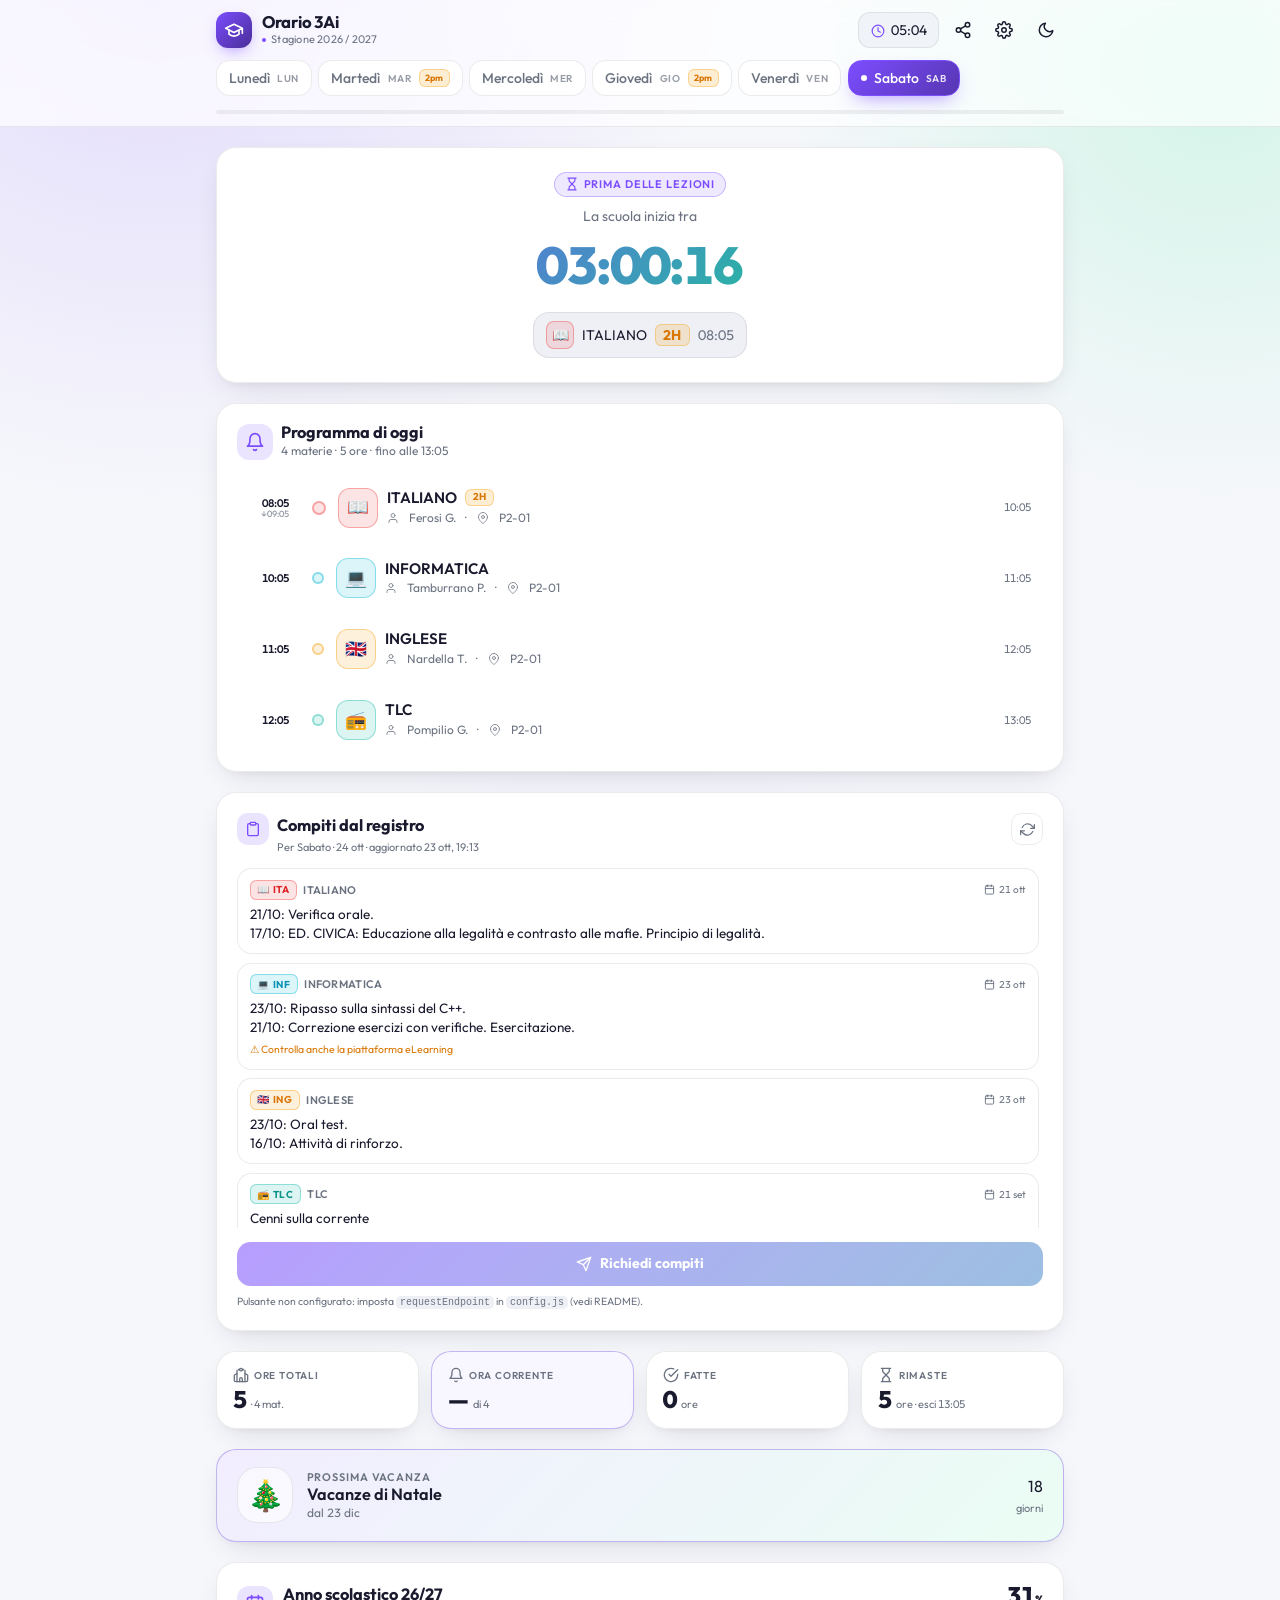
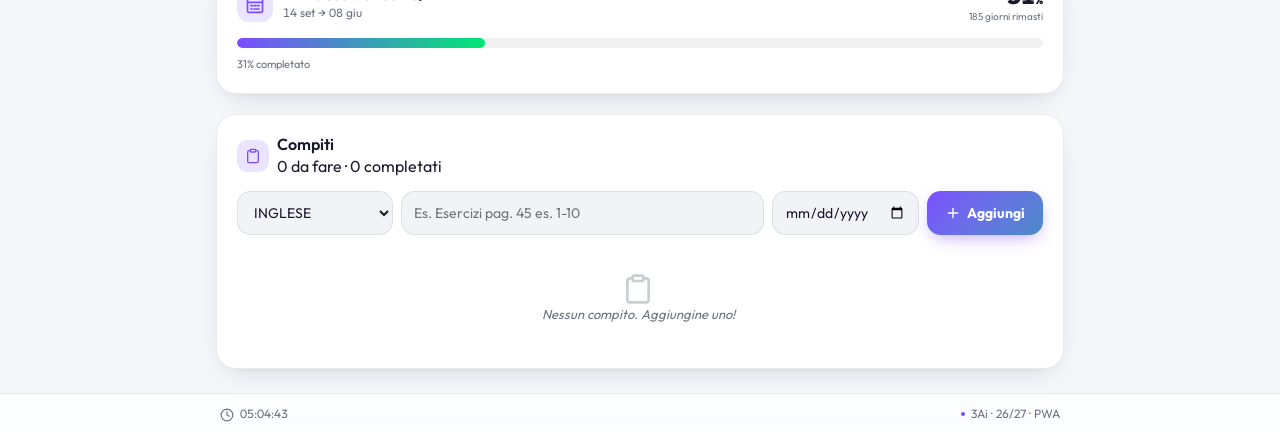
<file: index.html>
<!DOCTYPE html>
<html lang="it" data-theme="dark">
<head>
  <meta charset="UTF-8" />
  <meta name="viewport" content="width=device-width, initial-scale=1, maximum-scale=5, viewport-fit=cover" />
  <title>Orario 3Ai · 26/27</title>
  <meta name="description" content="Orario scolastico della classe 3Ai per la stagione 2026/2027 — PWA installabile, offline-ready." />
  <meta name="theme-color" content="#7c4dff" media="(prefers-color-scheme: light)" id="meta-theme-light" />
  <meta name="theme-color" content="#0b0d12" media="(prefers-color-scheme: dark)" id="meta-theme-dark" />

  <!-- PWA / iOS -->
  <link rel="manifest" href="manifest.json" />
  <link rel="icon" type="image/svg+xml" href="icon.svg" />
  <link rel="icon" type="image/png" sizes="32x32" href="favicon-32.png" />
  <link rel="apple-touch-icon" href="apple-touch-icon.png" />
  <meta name="mobile-web-app-capable" content="yes" />
  <meta name="apple-mobile-web-app-capable" content="yes" />
  <meta name="apple-mobile-web-app-status-bar-style" content="black-translucent" />
  <meta name="apple-mobile-web-app-title" content="Orario 3Ai" />
  <meta name="application-name" content="Orario 3Ai" />
  <meta name="format-detection" content="telephone=no" />

  <link rel="stylesheet" href="style.css" />
</head>
<body>
  <!-- ============ HEADER ============ -->
  <header class="header">
    <div class="header-inner">
      <div class="header-row">
        <div class="brand">
          <div class="logo" id="logoBadge" aria-hidden="true"></div>
          <div class="brand-text">
            <h1>Orario 3Ai</h1>
            <p><span class="dot"></span> Stagione 2026 / 2027</p>
          </div>
        </div>
        <div class="actions">
          <div class="clock-pill" id="clockPill"><span id="headerIconClock"></span><span id="headerClock">--:--</span></div>
          <button class="icon-btn" id="shareBtn" aria-label="Condividi" title="Condividi"></button>
          <button class="icon-btn" id="settingsBtn" aria-label="Impostazioni" title="Impostazioni"></button>
          <button class="icon-btn" id="themeBtn" aria-label="Cambia tema" title="Tema"></button>
        </div>
      </div>

      <div class="day-tabs" id="dayTabs" role="tablist"></div>

      <div class="day-progress"><div class="day-progress-bar" id="dayProgressBar"></div></div>
    </div>
  </header>

  <!-- ============ MAIN ============ -->
  <main class="main" id="main">

    <!-- ===== TODAY VIEW ===== -->
    <section class="view" id="view-today" data-view="today">
      <div class="card hero" id="hero"></div>
      <section class="card timeline-card" id="timelineCard"></section>
      <section class="card homework-card" id="homeworkCard"></section>
      <section class="stats-grid" id="statsGrid"></section>
      <section class="card vacation" id="vacationCard"></section>
      <section class="card year-progress" id="yearCard"></section>
      <section class="card notes" id="notesCard"></section>
    </section>

    <!-- ===== WEEK VIEW ===== -->
    <section class="view" id="view-week" data-view="week" hidden>
      <div class="view-title"><span class="vt-icon" id="weekTitleIcon"></span><h2>Settimana</h2></div>
      <section class="card week-grid-wrap"><div class="week-grid" id="weekGrid"></div></section>
      <section class="card year-progress" id="yearCard2"></section>
    </section>

    <!-- ===== TEACHERS VIEW ===== -->
    <section class="view" id="view-teachers" data-view="teachers" hidden>
      <div class="view-title"><span class="vt-icon" id="teachersTitleIcon"></span><h2>Docenti</h2></div>
      <section class="card teachers">
        <div class="search-wrap"><span class="search-icon" id="searchIcon"></span><input type="search" id="teacherSearch" placeholder="Cerca docente o materia…" /></div>
        <div class="teachers-list fancy-scroll" id="teachersList"></div>
      </section>
    </section>

  </main>

  <!-- ============ FOOTER (desktop) ============ -->
  <footer class="footer">
    <div class="footer-inner">
      <span class="footer-clock"><span id="footerIconClock"></span><span id="footerClock">--:--:--</span></span>
      <span class="footer-brand"><span class="dot"></span> 3Ai · 26/27 · PWA</span>
    </div>
  </footer>

  <!-- ============ BOTTOM NAV (mobile) ============ -->
  <nav class="bottom-nav" id="bottomNav">
    <button class="nav-btn" data-view="today" aria-current="page">
      <span class="nav-icon" id="navIconToday"></span>
      <span class="nav-label">Oggi</span>
    </button>
    <button class="nav-btn" data-view="week">
      <span class="nav-icon" id="navIconWeek"></span>
      <span class="nav-label">Settimana</span>
    </button>
    <button class="nav-btn" data-view="teachers">
      <span class="nav-icon" id="navIconTeachers"></span>
      <span class="nav-label">Docenti</span>
    </button>
  </nav>

  <!-- ============ SETTINGS DRAWER ============ -->
  <div class="drawer-overlay" id="drawerOverlay">
    <aside class="drawer" id="drawer" role="dialog" aria-label="Impostazioni" aria-modal="true">
      <div class="drawer-header">
        <h3><span id="drawerIcon"></span> Impostazioni</h3>
        <button class="icon-btn" id="drawerClose" aria-label="Chiudi"></button>
      </div>
      <div class="drawer-body">
        <div class="setting-row">
          <div class="setting-icon" id="setIconBell"></div>
          <div class="setting-text"><div class="setting-title">Notifiche browser</div><div class="setting-desc">Avvisi all'inizio di ogni ora e 5 min prima della fine</div></div>
          <label class="switch"><input type="checkbox" id="setNotifications" /><span class="slider"></span></label>
        </div>
        <div class="setting-row">
          <div class="setting-icon" id="setIconVolume"></div>
          <div class="setting-text"><div class="setting-title">Suono campanella</div><div class="setting-desc">Rintocco al cambio materia (Web Audio)</div></div>
          <label class="switch"><input type="checkbox" id="setSound" /><span class="slider"></span></label>
        </div>
        <div class="setting-row">
          <div class="setting-icon" id="setIconClock"></div>
          <div class="setting-text"><div class="setting-title">Formato 24 ore</div><div class="setting-desc">Disattiva per 12h (AM/PM)</div></div>
          <label class="switch"><input type="checkbox" id="set24h" /><span class="slider"></span></label>
        </div>

        <div class="divider"></div>

        <div class="setting-block">
          <div class="setting-title mb-2">Tema</div>
          <div class="theme-row">
            <button class="theme-btn" data-theme="light">Chiaro</button>
            <button class="theme-btn" data-theme="dark">Scuro</button>
            <button class="theme-btn" data-theme="system">Sistema</button>
          </div>
        </div>

        <div class="divider"></div>

        <button class="btn btn-block" id="installBtn" hidden><span id="installIcon"></span> Installa app</button>
        <a class="github-link" href="https://github.com" target="_blank" rel="noreferrer"><span id="githubIcon"></span> Codice su GitHub</a>
        <p class="drawer-foot">Orario 3Ai · 26/27 · PWA</p>
      </div>
    </aside>
  </div>

  <script src="config.js"></script>
  <script src="script.js"></script>
</body>
</html>
</file>
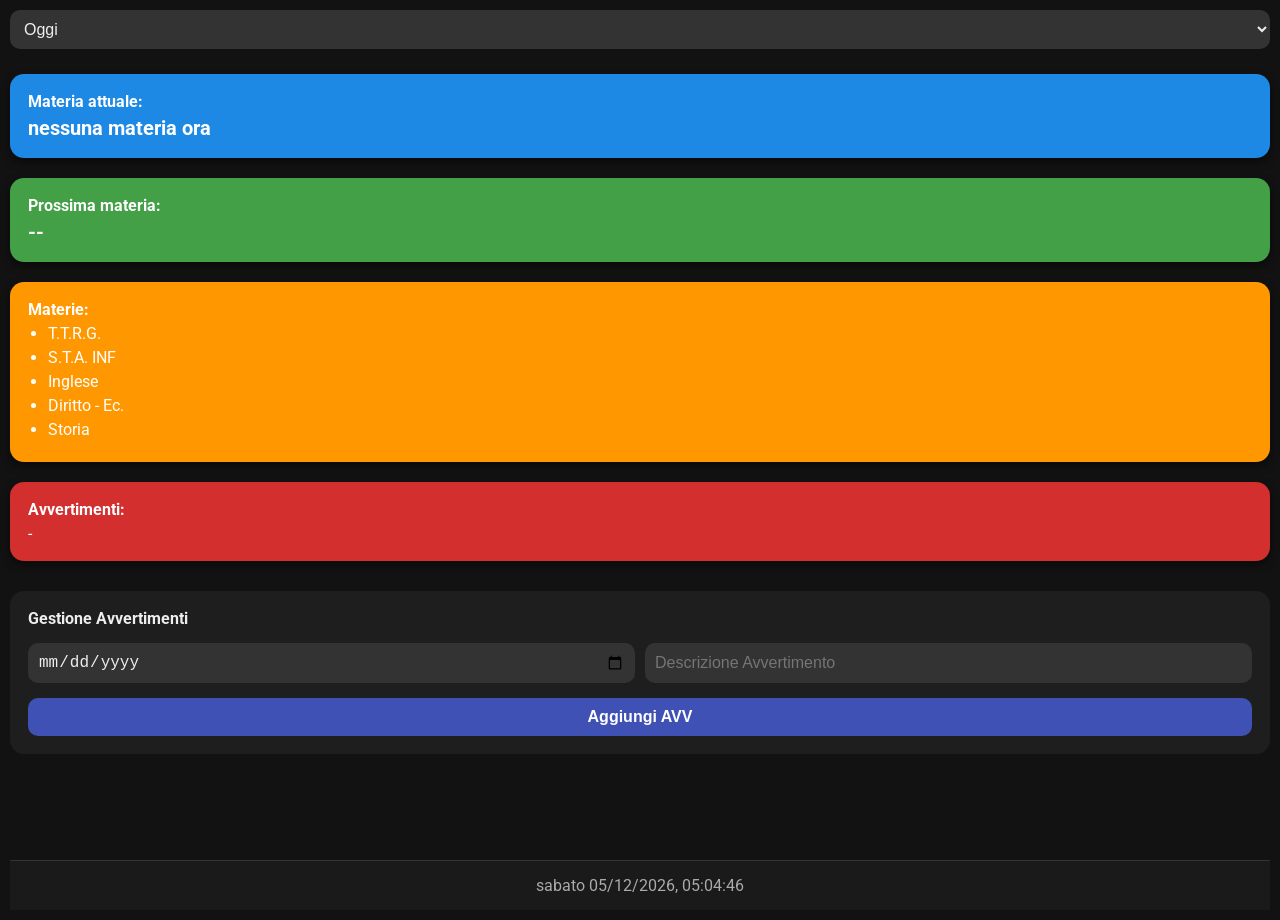
<file: app.html>
<!DOCTYPE html>
<html>
<head>
<meta charset="utf-8">
<title>Orario Materie</title>
<meta name="viewport" content="width=device-width, initial-scale=1.0">
<style>
@import url('https://fonts.googleapis.com/css2?family=Roboto:wght@400;700&display=swap');
body { font-family: 'Roboto', sans-serif; margin:0; padding:10px; background:#121212; color:#eee; display:flex; flex-direction:column; min-height:100vh; }
.card { padding:18px; border-radius:14px; margin:10px 0; box-shadow:0 4px 8px rgba(0,0,0,0.5); background:#1e1e1e; }
.title { font-size:16px; font-weight:700; margin-bottom:5px; }
.subject { font-size:20px; font-weight:700; word-wrap:break-word; }
.now { background:#1E88E5; color:white; }
.next { background:#43A047; color:white; }
.remaining { background:#FF9800; color:white; }
.warning { background:#D32F2F; color:white; }
ul { padding-left:20px; margin:0; }
li { margin-bottom:5px; font-size:16px; }
select,input[type="date"],input[type="text"] { width:100%; padding:10px; border-radius:10px; border:none; background:#333; color:#eee; margin-bottom:15px; font-size:16px; box-sizing:border-box; }
#footer { margin-top:auto; text-align:center; padding:15px 0; font-size:16px; color:#aaa; background:#1a1a1a; border-top:1px solid #333; }
#addWarningArea { margin-top:20px; padding:18px; border-radius:14px; background:#1e1e1e; }
#addWarningArea div { display:flex; gap:10px; margin-bottom:15px; }
#addWarningArea input[type="date"], #addWarningArea input[type="text"] { margin-bottom:0; }
#addWarningButton { background:#3f51b5; color:white; padding:10px 15px; border:none; border-radius:10px; cursor:pointer; font-weight:700; width:100%; font-size:16px; }
#addWarningButton:active { background:#303f9f; }
@media (max-width:480px){ .subject{font-size:18px;} li{font-size:14px;} .title{font-size:14px;} #footer{font-size:14px;} #addWarningArea div{flex-direction:column;} }
</style>
</head>
<body>

<select id="daySelect">
  <option value="">Oggi</option>
  <option value="Monday">Lunedì</option>
  <option value="Tuesday">Martedì</option>
  <option value="Wednesday">Mercoledì</option>
  <option value="Thursday">Giovedì</option>
  <option value="Friday">Venerdì</option>
  <option value="Saturday">Sabato</option>
</select>

<div class="card now">
  <div class="title">Materia attuale:</div>
  <div class="subject" id="nowSubject">-</div>
  <div id="countdown"></div>
</div>

<div class="card next">
  <div class="title">Prossima materia:</div>
  <div class="subject" id="nextSubject">-</div>
</div>

<div class="card remaining">
  <div class="title">Materie:</div>
  <ul id="remainingSubjects"></ul>
</div>

<div class="card warning">
  <div class="title">Avvertimenti:</div>
  <div id="warningsList">-</div>
</div>

<div id="addWarningArea">
  <div class="title">Gestione Avvertimenti</div>
  <div>
    <input type="date" id="warningDate" placeholder="Data Avvertimento">
    <input type="text" id="warningText" placeholder="Descrizione Avvertimento">
  </div>
  <button id="addWarningButton">Aggiungi AVV</button>
</div>

<div id="footer"><span id="dateTime"></span></div>

<script>
const schedule = {
  Monday:['S.T.A. INF','Religione','Inglese','Chimica','Fisica'],
  Tuesday:['S.T.A. INF','Storia','Chimica','Lab. TTRG','Matematica','Inglese'],
  Wednesday:['Grammatica','Matematica','Matematica','Sc. Mot. Sport','Sc. Mot. Sport'],
  Thursday:['Diritto - Ec.','Lab. Fisica','Biologia','T.T.R.G.','Antologia','Antologia'],
  Friday:['Grammatica','Lab. Chimica','Fisica','Biologia','Matematica'],
  Saturday:['T.T.R.G.','S.T.A. INF','Inglese','Diritto - Ec.','Storia']
};
const times = {
  Monday:['08:05','09:05','10:05','11:05','12:05'],
  Tuesday:['08:05','09:05','10:05','11:05','12:05','13:05'],
  Wednesday:['08:05','09:05','10:05','11:05','12:05'],
  Thursday:['08:05','09:05','10:05','11:05','12:05','13:05'],
  Friday:['08:05','09:05','10:05','11:05','12:05'],
  Saturday:['08:05','09:05','10:05','11:05','12:05']
};
const endOfDay = { Monday: '13:05', Tuesday: '14:05', Wednesday: '13:05', Thursday: '14:05', Friday: '13:05', Saturday: '13:05' };

let warnings = [];

async function fetchWarnings(){
  try{
    const res = await fetch('https://TUO_SERVER_URL/get-warnings'); // opzionale, se vuoi endpoint GET
    if(res.ok){ warnings = await res.json(); displayWarnings(); }
  }catch(e){ console.error(e); }
}

function displayWarnings(){
  const list = document.getElementById('warningsList');
  if(warnings.length===0){ list.innerText='-'; return; }
  list.innerText = warnings.map(w=>`${w.date}: ${w.text}`).join('\n');
}

function updateSchedule(dayOverride=null){
  const now = new Date();
  const weekdays = ['Sunday','Monday','Tuesday','Wednesday','Thursday','Friday','Saturday'];
  let day = dayOverride || weekdays[now.getDay()];
  let showSchedule = schedule[day] || [];
  let showTimes = times[day] || [];
  let ora = now.getHours(), min = now.getMinutes();
  let nowSub='nessuna materia ora', nextSub='--', remaining=showSchedule.slice(), endTime=null, inClass=false;

  if(showSchedule.length>0){
    for(let i=0;i<showSchedule.length;i++){
      const [h,m]=showTimes[i].split(':');
      const classStart=new Date(); classStart.setHours(h,m,0,0);
      const classEnd=new Date();
      if(i===showSchedule.length-1){ const [eh,em]=endOfDay[day].split(':'); classEnd.setHours(eh,em,0,0); }
      else{ const [nh,nm]=showTimes[i+1].split(':'); classEnd.setHours(nh,nm,0,0); }

      if(now>=classStart && now<classEnd){
        nowSub=showSchedule[i]; endTime=classEnd; inClass=true;
        nextSub=i+1<showSchedule.length?showSchedule[i+1]:'--';
        remaining=showSchedule.slice(i+1);
        break;
      }
    }
  }

  document.getElementById('nowSubject').innerText=nowSub;
  document.getElementById('nextSubject').innerText=nextSub;
  const remList=document.getElementById('remainingSubjects'); remList.innerHTML=''; remaining.forEach(s=>{ const li=document.createElement('li'); li.innerText=s; remList.appendChild(li); });
  const cd=document.getElementById('countdown');
  if(endTime && inClass){
    const diffSec=Math.floor((endTime-now)/1000); const m=Math.floor(diffSec/60); const s=diffSec%60;
    cd.innerText=diffSec>0?`Finisce tra ${m}m ${s}s`:'';
  }else cd.innerText='';
  displayWarnings();
}

function updateDateTime(){ const now=new Date(); const options={weekday:'long',day:'2-digit',month:'2-digit',year:'numeric',hour:'2-digit',minute:'2-digit',second:'2-digit'}; document.getElementById('dateTime').innerText=now.toLocaleDateString('it-IT',options); }

async function addWarning(){
  const date=document.getElementById('warningDate').value;
  const text=document.getElementById('warningText').value.trim();
  if(!date||!text){alert('Inserisci data e descrizione'); return;}
  try{
    const res=await fetch('https://orario-psi.vercel.app/add-warning',{
      method:'POST', headers:{'Content-Type':'application/json'}, body:JSON.stringify({date,text})
    });
    if(res.ok){ alert('Avvertimento aggiunto!'); document.getElementById('warningDate').value=''; document.getElementById('warningText').value=''; updateSchedule(); }
    else{ const err=await res.json(); console.error(err); alert('Errore aggiungendo avvertimento'); }
  }catch(e){ console.error(e); alert('Errore di connessione al server'); }
}

document.getElementById('addWarningButton').addEventListener('click',addWarning);
document.getElementById('daySelect').addEventListener('change', e=>updateSchedule(e.target.value||null));

setInterval(()=>{ updateSchedule(); updateDateTime(); },1000);
updateSchedule(); updateDateTime();
</script>

</body>
</html>
</file>
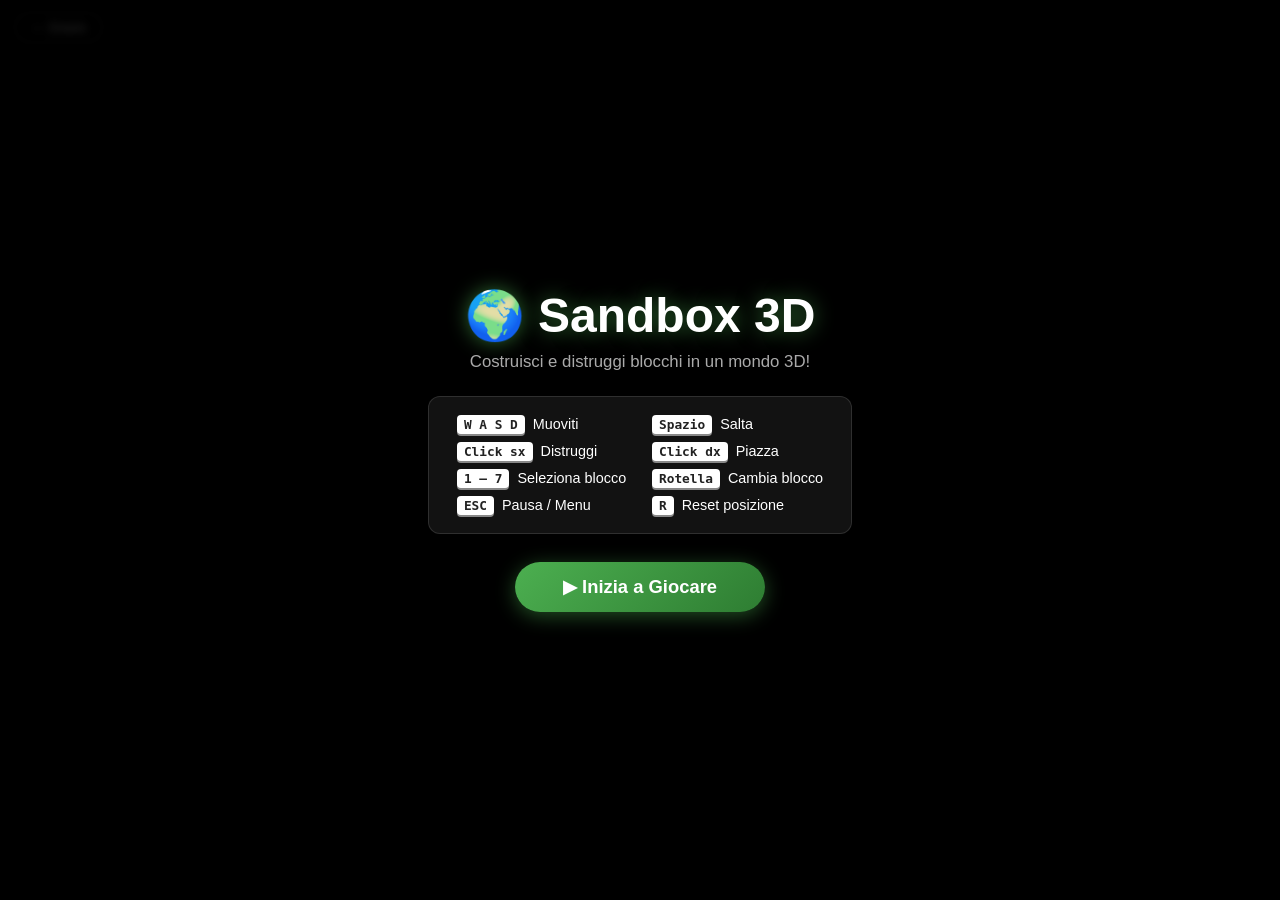
<file: game.html>
<!DOCTYPE html>
<html lang="it">
<head>
    <meta charset="UTF-8">
    <meta name="viewport" content="width=device-width, initial-scale=1.0">
    <title>Sandbox 3D - nfgsup</title>
    <style>
        * { margin: 0; padding: 0; box-sizing: border-box; }

        body { overflow: hidden; background: #87CEEB; font-family: 'Segoe UI', sans-serif; }

        #c { display: block; width: 100vw; height: 100vh; }

        /* Start Overlay */
        #overlay {
            position: fixed; top: 0; left: 0; width: 100%; height: 100%;
            background: rgba(0, 0, 0, 0.82);
            display: flex; flex-direction: column;
            justify-content: center; align-items: center;
            color: white; z-index: 200;
            backdrop-filter: blur(4px);
        }

        #overlay h1 {
            font-size: 3rem; margin-bottom: 0.5rem;
            text-shadow: 0 0 20px rgba(76,175,80,0.6);
        }

        #overlay .subtitle {
            font-size: 1.05rem; color: #aaa;
            margin-bottom: 1.5rem; text-align: center;
        }

        .controls-grid {
            display: grid; grid-template-columns: 1fr 1fr;
            gap: 8px 24px;
            background: rgba(255,255,255,0.07);
            border: 1px solid rgba(255,255,255,0.12);
            padding: 18px 28px; border-radius: 12px;
            margin-bottom: 1.8rem; font-size: 0.9rem;
        }

        .controls-grid .row { display: flex; align-items: center; gap: 8px; }

        kbd {
            background: #fff; color: #222;
            padding: 2px 7px; border-radius: 4px;
            font-size: 0.8rem; font-weight: 700;
            box-shadow: 0 2px 0 #888;
        }

        #startBtn {
            padding: 14px 48px; font-size: 1.15rem; font-weight: 700;
            background: linear-gradient(135deg, #4CAF50, #2E7D32);
            color: white; border: none; border-radius: 50px;
            cursor: pointer;
            box-shadow: 0 4px 20px rgba(76,175,80,0.45);
            transition: transform 0.15s, box-shadow 0.15s;
        }

        #startBtn:hover {
            transform: scale(1.05);
            box-shadow: 0 6px 28px rgba(76,175,80,0.6);
        }

        /* Crosshair */
        #crosshair {
            position: fixed; top: 50%; left: 50%;
            transform: translate(-50%, -50%);
            width: 22px; height: 22px;
            pointer-events: none; display: none; z-index: 10;
        }

        #crosshair::before, #crosshair::after {
            content: ''; position: absolute;
            background: rgba(255,255,255,0.85);
        }

        #crosshair::before { width: 2px; height: 100%; left: 50%; top: 0; transform: translateX(-50%); }
        #crosshair::after  { width: 100%; height: 2px; top: 50%; left: 0; transform: translateY(-50%); }

        /* Hotbar */
        #hotbar {
            position: fixed; bottom: 18px; left: 50%;
            transform: translateX(-50%);
            display: none; gap: 5px; z-index: 10;
        }

        .slot {
            width: 54px; height: 54px;
            background: rgba(0,0,0,0.52);
            border: 2px solid rgba(255,255,255,0.28);
            border-radius: 9px;
            display: flex; flex-direction: column;
            align-items: center; justify-content: center;
            cursor: pointer; transition: transform 0.12s, border-color 0.12s;
            user-select: none;
        }

        .slot.active {
            border-color: #fff;
            background: rgba(255,255,255,0.18);
            transform: translateY(-6px);
        }

        .slot-color {
            width: 28px; height: 28px;
            border-radius: 4px; margin-bottom: 2px;
            box-shadow: inset 0 -2px 4px rgba(0,0,0,0.3);
        }

        .slot-label { font-size: 0.55rem; color: #ddd; text-align: center; line-height: 1.2; }
        .slot-num   { font-size: 0.58rem; color: #999; }

        /* HUD top */
        #hud {
            position: fixed; top: 10px; left: 50%;
            transform: translateX(-50%);
            color: rgba(255,255,255,0.85);
            font-size: 0.78rem; font-weight: 600;
            text-shadow: 1px 1px 3px rgba(0,0,0,0.8);
            display: none; z-index: 10; pointer-events: none;
        }

        /* Pause overlay */
        #paused {
            position: fixed; top: 50%; left: 50%;
            transform: translate(-50%, -50%);
            color: white; font-size: 1.6rem; font-weight: 700;
            text-shadow: 2px 2px 8px #000;
            display: none; z-index: 10;
            text-align: center; pointer-events: none;
        }

        #paused small { font-size: 0.9rem; color: #ccc; font-weight: 400; }

        /* Back button */
        #backBtn {
            position: fixed; top: 12px; left: 14px;
            padding: 7px 16px;
            background: rgba(0,0,0,0.5);
            color: white; border: 1px solid rgba(255,255,255,0.25);
            border-radius: 20px; cursor: pointer;
            font-size: 0.85rem; z-index: 20;
            text-decoration: none; transition: background 0.2s;
        }

        #backBtn:hover { background: rgba(0,0,0,0.75); }

        /* Block selector info */
        #blockInfo {
            position: fixed; bottom: 82px; left: 50%;
            transform: translateX(-50%);
            color: rgba(255,255,255,0.8);
            font-size: 0.78rem; text-shadow: 1px 1px 3px #000;
            display: none; z-index: 10; pointer-events: none;
        }
    </style>
</head>
<body>

<canvas id="c"></canvas>

<!-- Start Overlay -->
<div id="overlay">
    <h1>🌍 Sandbox 3D</h1>
    <p class="subtitle">Costruisci e distruggi blocchi in un mondo 3D!</p>

    <div class="controls-grid">
        <div class="row"><kbd>W A S D</kbd> Muoviti</div>
        <div class="row"><kbd>Spazio</kbd> Salta</div>
        <div class="row"><kbd>Click sx</kbd> Distruggi</div>
        <div class="row"><kbd>Click dx</kbd> Piazza</div>
        <div class="row"><kbd>1 – 7</kbd> Seleziona blocco</div>
        <div class="row"><kbd>Rotella</kbd> Cambia blocco</div>
        <div class="row"><kbd>ESC</kbd> Pausa / Menu</div>
        <div class="row"><kbd>R</kbd> Reset posizione</div>
    </div>

    <button id="startBtn" onclick="startGame()">▶ Inizia a Giocare</button>
</div>

<!-- In-game UI -->
<div id="crosshair"></div>

<div id="hud">
    <span id="hudText">X:0 Y:0 Z:0 | Blocco: Erba</span>
</div>

<div id="hotbar"></div>
<div id="blockInfo"><span id="blockInfoText"></span></div>

<div id="paused">⏸ PAUSA<br><small>Clicca per riprendere</small></div>

<a href="index.html" id="backBtn">← Orario</a>

<script src="three.min.js"></script>
<script>
'use strict';

// ─── BLOCK DEFINITIONS ──────────────────────────────────────────────────────
const BLOCKS = [
    { name: 'Erba',    color: 0x5DB34D },
    { name: 'Terra',   color: 0x7D5A3C },
    { name: 'Pietra',  color: 0x8C8C8C },
    { name: 'Sabbia',  color: 0xE8D59A },
    { name: 'Legno',   color: 0x9C6B3C },
    { name: 'Foglie',  color: 0x2E7D32 },
    { name: 'Neve',    color: 0xEEF4FF },
];

const NUM_BLOCKS = BLOCKS.length;

// Named block-type indices
const BLOCK_GRASS  = 0;
const BLOCK_DIRT   = 1;
const BLOCK_STONE  = 2;
const BLOCK_SAND   = 3;
const BLOCK_WOOD   = 4;
const BLOCK_LEAVES = 5;
const BLOCK_SNOW   = 6;

// ─── WORLD STATE ────────────────────────────────────────────────────────────
// key: "x,y,z" → blockType index (0-based)
const world = new Map();
const WORLD_SIZE  = 22;
const VOID_THRESHOLD = -10;

function wKey(x, y, z) {
    return `${Math.round(x)},${Math.round(y)},${Math.round(z)}`;
}

function getBlock(x, y, z) {
    return world.get(wKey(x, y, z));
}

function setBlock(x, y, z, type) {
    world.set(wKey(x, y, z), type);
}

function removeBlock(x, y, z) {
    world.delete(wKey(x, y, z));
}

// ─── THREE.JS RENDERER SETUP ─────────────────────────────────────────────────
const canvas = document.getElementById('c');
const renderer = new THREE.WebGLRenderer({ canvas, antialias: true });
renderer.setPixelRatio(Math.min(window.devicePixelRatio, 2));
renderer.setSize(window.innerWidth, window.innerHeight);
renderer.shadowMap.enabled = true;
renderer.shadowMap.type = THREE.PCFSoftShadowMap;
renderer.setClearColor(0x87CEEB);

const scene = new THREE.Scene();
scene.fog = new THREE.Fog(0x87CEEB, 25, 70);

const camera = new THREE.PerspectiveCamera(75, window.innerWidth / window.innerHeight, 0.1, 150);

// ─── LIGHTING ───────────────────────────────────────────────────────────────
scene.add(new THREE.AmbientLight(0xffffff, 0.55));

const sun = new THREE.DirectionalLight(0xfffde0, 0.85);
sun.position.set(40, 80, 30);
sun.castShadow = true;
sun.shadow.camera.near = 0.5;
sun.shadow.camera.far = 200;
sun.shadow.camera.left = -60;
sun.shadow.camera.right = 60;
sun.shadow.camera.top = 60;
sun.shadow.camera.bottom = -60;
sun.shadow.mapSize.set(1024, 1024);
scene.add(sun);

// ─── SKY DOME ────────────────────────────────────────────────────────────────
const skyMesh = new THREE.Mesh(
    new THREE.SphereGeometry(120, 16, 8),
    new THREE.MeshBasicMaterial({ color: 0x87CEEB, side: THREE.BackSide })
);
scene.add(skyMesh);

// ─── BLOCK GEOMETRY & MATERIALS ──────────────────────────────────────────────
const sharedGeo = new THREE.BoxGeometry(1, 1, 1);
const blockMaterials = BLOCKS.map(b =>
    new THREE.MeshLambertMaterial({ color: b.color })
);

// Mesh pool: key → THREE.Mesh
const blockMeshes = new Map();

function spawnBlockMesh(x, y, z, type) {
    const mesh = new THREE.Mesh(sharedGeo, blockMaterials[type]);
    mesh.position.set(x, y, z);
    mesh.castShadow = true;
    mesh.receiveShadow = true;
    mesh.userData = { x, y, z, type };
    scene.add(mesh);
    blockMeshes.set(wKey(x, y, z), mesh);
}

function despawnBlockMesh(x, y, z) {
    const key = wKey(x, y, z);
    const mesh = blockMeshes.get(key);
    if (mesh) {
        scene.remove(mesh);
        blockMeshes.delete(key);
    }
}

// ─── WORLD GENERATION ────────────────────────────────────────────────────────
function generateWorld() {
    // Ground layers
    for (let x = 0; x < WORLD_SIZE; x++) {
        for (let z = 0; z < WORLD_SIZE; z++) {
            setBlock(x, 0, z, BLOCK_GRASS);  spawnBlockMesh(x, 0, z, BLOCK_GRASS);
            setBlock(x, -1, z, BLOCK_DIRT);  spawnBlockMesh(x, -1, z, BLOCK_DIRT);
            setBlock(x, -2, z, BLOCK_STONE); spawnBlockMesh(x, -2, z, BLOCK_STONE);
        }
    }

    // Hilly area (top-left quadrant)
    const hillPositions = [
        [3,3],[4,3],[3,4],[4,4],[5,3],[3,5],
        [4,5],[5,4],[5,5],[2,4],[4,2],
    ];
    hillPositions.forEach(([x, z]) => {
        if (x < WORLD_SIZE && z < WORLD_SIZE) {
            setBlock(x, 1, z, BLOCK_GRASS);  spawnBlockMesh(x, 1, z, BLOCK_GRASS);
        }
    });

    // Second tier of hill
    [[4,4],[3,4]].forEach(([x,z]) => {
        setBlock(x, 2, z, BLOCK_GRASS);  spawnBlockMesh(x, 2, z, BLOCK_GRASS);
    });

    // Trees
    addTree(8, 0, 5);
    addTree(14, 0, 3);
    addTree(6, 0, 14);

    // Snow peak
    for (let dx = -1; dx <= 1; dx++) {
        for (let dz = -1; dz <= 1; dz++) {
            const x = 4 + dx, z = 4 + dz;
            if (x >= 0 && z >= 0) {
                const by = (dx === 0 && dz === 0) ? 4 : 3;
                setBlock(x, by, z, BLOCK_SNOW);  spawnBlockMesh(x, by, z, BLOCK_SNOW);
            }
        }
    }

    // Sand patch (bottom-right)
    for (let x = 16; x <= 20; x++) {
        for (let z = 16; z <= 20; z++) {
            if (x < WORLD_SIZE && z < WORLD_SIZE) {
                // Replace grass with sand
                despawnBlockMesh(x, 0, z);
                setBlock(x, 0, z, BLOCK_SAND);  spawnBlockMesh(x, 0, z, BLOCK_SAND);
            }
        }
    }

    // Border wall (optional, prevents falling off)
    for (let i = 0; i < WORLD_SIZE; i++) {
        [[i, 0], [i, WORLD_SIZE - 1], [0, i], [WORLD_SIZE - 1, i]].forEach(([x, z]) => {
            if (!getBlock(x, 1, z)) {
                setBlock(x, 1, z, BLOCK_STONE);  spawnBlockMesh(x, 1, z, BLOCK_STONE);
            }
        });
    }
}

function addTree(x, baseY, z) {
    // Trunk (4 blocks)
    for (let y = 1; y <= 4; y++) {
        setBlock(x, baseY + y, z, BLOCK_WOOD);
        spawnBlockMesh(x, baseY + y, z, BLOCK_WOOD);
    }
    // Leaves crown
    for (let lx = -2; lx <= 2; lx++) {
        for (let lz = -2; lz <= 2; lz++) {
            for (let ly = 3; ly <= 6; ly++) {
                const dist = Math.abs(lx) + Math.abs(lz) + Math.abs(ly - 4);
                if (dist <= 3) {
                    const bx = x + lx, by = baseY + ly, bz = z + lz;
                    if (bx >= 0 && bz >= 0 && bx < WORLD_SIZE && bz < WORLD_SIZE) {
                        if (!getBlock(bx, by, bz)) {
                            setBlock(bx, by, bz, BLOCK_LEAVES);
                            spawnBlockMesh(bx, by, bz, BLOCK_LEAVES);
                        }
                    }
                }
            }
        }
    }
}

// ─── PLAYER / CAMERA STATE ───────────────────────────────────────────────────
const PLAYER_EYE   = 1.62;  // eye height above feet
const PLAYER_W     = 0.35;  // half-width (collision margin)
const MOVE_SPEED   = 4.8;
const JUMP_SPEED   = 6.5;
const GRAVITY      = -19.0;

let yaw   = 0;
let pitch = 0;
const velocity = new THREE.Vector3(0, 0, 0);
let onGround = false;

const SPAWN = new THREE.Vector3(WORLD_SIZE / 2, PLAYER_EYE + 1.5, WORLD_SIZE / 2);
camera.position.copy(SPAWN);

// ─── INPUT ───────────────────────────────────────────────────────────────────
const keys = {};
document.addEventListener('keydown', e => {
    keys[e.code] = true;
    // Block type selection
    const n = parseInt(e.key, 10);
    if (n >= 1 && n <= NUM_BLOCKS) setSelectedSlot(n - 1);
    // Reset position
    if (e.code === 'KeyR') {
        camera.position.copy(SPAWN);
        velocity.set(0, 0, 0);
    }
});
document.addEventListener('keyup', e => { keys[e.code] = false; });

// ─── POINTER LOCK ─────────────────────────────────────────────────────────────
let pointerLocked = false;
let gameStarted   = false;

canvas.addEventListener('click', () => {
    if (gameStarted) canvas.requestPointerLock();
});

document.addEventListener('pointerlockchange', () => {
    pointerLocked = document.pointerLockElement === canvas;
    if (gameStarted) {
        document.getElementById('paused').style.display = pointerLocked ? 'none' : 'block';
    }
});

const MOUSE_SENSITIVITY = 0.0022;

document.addEventListener('mousemove', e => {
    if (!pointerLocked) return;
    yaw   -= e.movementX * MOUSE_SENSITIVITY;
    pitch -= e.movementY * MOUSE_SENSITIVITY;
    pitch  = Math.max(-Math.PI / 2 + 0.01, Math.min(Math.PI / 2 - 0.01, pitch));
});

// ─── RAYCASTING ───────────────────────────────────────────────────────────────
const raycaster  = new THREE.Raycaster(undefined, undefined, 0.1, 5.5);
let hitBlock     = null;   // {x,y,z}
let placeBlock   = null;   // {x,y,z}

// Highlight wireframe box
const hlMesh = new THREE.Mesh(
    new THREE.BoxGeometry(1.035, 1.035, 1.035),
    new THREE.MeshBasicMaterial({ color: 0x000000, wireframe: true, transparent: true, opacity: 0.45 })
);
hlMesh.visible = false;
scene.add(hlMesh);

function updateRaycast() {
    const dir = new THREE.Vector3(0, 0, -1).applyQuaternion(camera.quaternion);
    raycaster.set(camera.position, dir);
    const intersects = raycaster.intersectObjects(Array.from(blockMeshes.values()));

    if (intersects.length > 0) {
        const hit  = intersects[0];
        const mesh = hit.object;
        hitBlock = { x: mesh.userData.x, y: mesh.userData.y, z: mesh.userData.z };

        // Face normal (axis-aligned, no need to transform)
        const n = hit.face.normal;
        placeBlock = {
            x: hitBlock.x + Math.round(n.x),
            y: hitBlock.y + Math.round(n.y),
            z: hitBlock.z + Math.round(n.z),
        };

        hlMesh.position.set(hitBlock.x, hitBlock.y, hitBlock.z);
        hlMesh.visible = true;
    } else {
        hitBlock  = null;
        placeBlock = null;
        hlMesh.visible = false;
    }
}

// ─── BLOCK INTERACTION ───────────────────────────────────────────────────────
let selectedSlot = 0;

function setSelectedSlot(i) {
    selectedSlot = i;
    updateHotbarUI();
    // Flash block name
    const bi = document.getElementById('blockInfoText');
    bi.textContent = BLOCKS[selectedSlot].name;
    const infoEl = document.getElementById('blockInfo');
    infoEl.style.display = 'block';
    clearTimeout(infoEl._timer);
    infoEl._timer = setTimeout(() => { infoEl.style.display = 'none'; }, 1800);
}

document.addEventListener('mousedown', e => {
    if (!pointerLocked) return;

    if (e.button === 0 && hitBlock) {
        // Destroy
        removeBlock(hitBlock.x, hitBlock.y, hitBlock.z);
        despawnBlockMesh(hitBlock.x, hitBlock.y, hitBlock.z);
    } else if (e.button === 2 && placeBlock) {
        // Place – only if cell is empty and within world bounds
        const inBounds = placeBlock.x >= 0 && placeBlock.x < WORLD_SIZE &&
                         placeBlock.z >= 0 && placeBlock.z < WORLD_SIZE;
        if (inBounds && !getBlock(placeBlock.x, placeBlock.y, placeBlock.z)) {
            // Don't place inside player bounding box
            const feetY = camera.position.y - PLAYER_EYE;
            const headY = camera.position.y;
            const px    = camera.position.x;
            const pz    = camera.position.z;
            const insideX = Math.abs(placeBlock.x - px) < PLAYER_W + 0.5;
            const insideZ = Math.abs(placeBlock.z - pz) < PLAYER_W + 0.5;
            const insideY = placeBlock.y >= Math.floor(feetY) && placeBlock.y <= Math.ceil(headY);
            if (!(insideX && insideZ && insideY)) {
                setBlock(placeBlock.x, placeBlock.y, placeBlock.z, selectedSlot);
                spawnBlockMesh(placeBlock.x, placeBlock.y, placeBlock.z, selectedSlot);
            }
        }
    }
});

document.addEventListener('contextmenu', e => e.preventDefault());

document.addEventListener('wheel', e => {
    if (!pointerLocked) return;
    setSelectedSlot((selectedSlot + (e.deltaY > 0 ? 1 : -1) + NUM_BLOCKS) % NUM_BLOCKS);
});

// ─── HOTBAR UI ────────────────────────────────────────────────────────────────
function buildHotbarUI() {
    const hotbar = document.getElementById('hotbar');
    hotbar.innerHTML = '';
    BLOCKS.forEach((block, i) => {
        const hex = '#' + block.color.toString(16).padStart(6, '0');
        const div = document.createElement('div');
        div.className = 'slot' + (i === selectedSlot ? ' active' : '');
        div.id = 'slot' + i;
        div.onclick = () => setSelectedSlot(i);
        div.innerHTML = `
            <div class="slot-num">${i + 1}</div>
            <div class="slot-color" style="background:${hex};"></div>
            <div class="slot-label">${block.name}</div>
        `;
        hotbar.appendChild(div);
    });
}

function updateHotbarUI() {
    document.querySelectorAll('.slot').forEach((el, i) => {
        el.classList.toggle('active', i === selectedSlot);
    });
}

// ─── COLLISION HELPERS ────────────────────────────────────────────────────────
function isSolid(x, y, z) {
    return world.has(wKey(x, y, z));
}

// Returns true if the axis-aligned player box at (px, py, pz) overlaps any block
// py = eye (camera.position.y), feet at py - PLAYER_EYE
function playerCollidesAt(px, py, pz) {
    const m  = PLAYER_W;
    const fy = py - PLAYER_EYE;

    for (let bx = Math.floor(px - m); bx <= Math.floor(px + m); bx++) {
        for (let bz = Math.floor(pz - m); bz <= Math.floor(pz + m); bz++) {
            for (let by = Math.floor(fy); by <= Math.floor(py); by++) {
                if (isSolid(bx, by, bz)) return true;
            }
        }
    }
    return false;
}

// ─── PHYSICS & MOVEMENT ──────────────────────────────────────────────────────
const clock = new THREE.Clock();

function updatePlayer(dt) {
    // ── Read movement input ──────────────────────────────────────────────────
    let mx = 0, mz = 0;
    if (keys['KeyW'] || keys['ArrowUp'])    mz -= 1;
    if (keys['KeyS'] || keys['ArrowDown'])  mz += 1;
    if (keys['KeyA'] || keys['ArrowLeft'])  mx -= 1;
    if (keys['KeyD'] || keys['ArrowRight']) mx += 1;

    const len = Math.sqrt(mx * mx + mz * mz);
    if (len > 0) { mx /= len; mz /= len; }

    // Rotate move vector by yaw
    const cy = Math.cos(yaw), sy = Math.sin(yaw);
    velocity.x = (mx * cy - mz * sy) * MOVE_SPEED;
    velocity.z = (mx * sy + mz * cy) * MOVE_SPEED;

    // Jump
    if ((keys['Space']) && onGround) {
        velocity.y = JUMP_SPEED;
        onGround   = false;
    }

    // Gravity
    velocity.y += GRAVITY * dt;

    const pos = camera.position;

    // ── X movement ──────────────────────────────────────────────────────────
    pos.x += velocity.x * dt;
    if (playerCollidesAt(pos.x, pos.y, pos.z)) {
        pos.x -= velocity.x * dt;
        velocity.x = 0;
    }

    // ── Z movement ──────────────────────────────────────────────────────────
    pos.z += velocity.z * dt;
    if (playerCollidesAt(pos.x, pos.y, pos.z)) {
        pos.z -= velocity.z * dt;
        velocity.z = 0;
    }

    // ── Y movement ──────────────────────────────────────────────────────────
    pos.y += velocity.y * dt;

    onGround = false;
    if (playerCollidesAt(pos.x, pos.y, pos.z)) {
        if (velocity.y < 0) {
            // Snap to top of block
            const feetY = pos.y - PLAYER_EYE;
            pos.y      -= velocity.y * dt;            // undo
            pos.y       = Math.round(feetY) + 0.5 + PLAYER_EYE;
            onGround    = true;
        } else {
            // Ceiling hit
            pos.y -= velocity.y * dt;
        }
        velocity.y = 0;
    }

    // Void fall reset
    if (pos.y < VOID_THRESHOLD) {
        camera.position.copy(SPAWN);
        velocity.set(0, 0, 0);
    }

    // ── Apply camera rotation ─────────────────────────────────────────────
    camera.rotation.set(pitch, yaw, 0, 'YXZ');
}

// ─── HUD ─────────────────────────────────────────────────────────────────────
function updateHUD() {
    const p = camera.position;
    document.getElementById('hudText').textContent =
        `X:${p.x.toFixed(1)}  Y:${(p.y - PLAYER_EYE).toFixed(1)}  Z:${p.z.toFixed(1)}  |  ${BLOCKS[selectedSlot].name}`;
}

// ─── GAME LOOP ────────────────────────────────────────────────────────────────
function animate() {
    requestAnimationFrame(animate);
    const dt = Math.min(clock.getDelta(), 0.1);

    if (pointerLocked && gameStarted) {
        updatePlayer(dt);
    }

    if (gameStarted) {
        updateRaycast();
        updateHUD();
        skyMesh.position.copy(camera.position);
    }

    renderer.render(scene, camera);
}

// ─── START GAME ───────────────────────────────────────────────────────────────
function startGame() {
    document.getElementById('overlay').style.display = 'none';
    document.getElementById('crosshair').style.display = 'block';
    document.getElementById('hotbar').style.display  = 'flex';
    document.getElementById('hud').style.display     = 'block';
    gameStarted = true;

    generateWorld();
    buildHotbarUI();
    canvas.requestPointerLock();
    clock.start();
    animate();
}

// ─── WINDOW RESIZE ────────────────────────────────────────────────────────────
window.addEventListener('resize', () => {
    camera.aspect = window.innerWidth / window.innerHeight;
    camera.updateProjectionMatrix();
    renderer.setSize(window.innerWidth, window.innerHeight);
});
</script>
</body>
</html>
</file>
<file: style.css>
/* ============================================================
   Orario 3Ai · 26/27 — Vanilla CSS
   Mobile-first, glassmorphism dashboard, violet + emerald.
   No indigo/blue anywhere. No framework.
   ============================================================ */

@import url("https://fonts.googleapis.com/css2?family=Outfit:wght@300;400;500;600;700;800;900&display=swap");

/* ============================================================
   THEME TOKENS
   ============================================================ */
:root {
  /* Light is the default */
  --bg: #f6f7fb;
  --fg: #1a1a2e;
  --card: #ffffff;
  --border: rgba(0, 0, 0, 0.08);
  --muted: #6b7280;
  --primary: #7c4dff;
  --primary-fg: #ffffff;
  --accent: #00e676;
  --muted-bg: #eef0f6;
  --card-soft: rgba(255, 255, 255, 0.7);
  --drawer-solid: #ffffff;
  --shadow-card: 0 10px 30px -12px rgba(20, 16, 50, 0.18), 0 4px 12px -6px rgba(20, 16, 50, 0.08);
  --shadow-pop: 0 20px 50px -20px rgba(20, 16, 50, 0.28);
  --glow-1: rgba(124, 77, 255, 0.18);
  --glow-2: rgba(0, 230, 118, 0.14);
  --glow-3: rgba(124, 77, 255, 0.08);
  --ring-track: rgba(0, 0, 0, 0.06);
  --hero-bullet: rgba(0, 0, 0, 0.08);
}

[data-theme="light"] {
  --bg: #f6f7fb;
  --fg: #1a1a2e;
  --card: #ffffff;
  --border: rgba(0, 0, 0, 0.08);
  --muted: #6b7280;
  --primary: #7c4dff;
  --primary-fg: #ffffff;
  --accent: #00e676;
  --muted-bg: #eef0f6;
  --card-soft: rgba(255, 255, 255, 0.7);
  --drawer-solid: #ffffff;
  --shadow-card: 0 10px 30px -12px rgba(20, 16, 50, 0.18), 0 4px 12px -6px rgba(20, 16, 50, 0.08);
  --shadow-pop: 0 20px 50px -20px rgba(20, 16, 50, 0.28);
  --glow-1: rgba(124, 77, 255, 0.18);
  --glow-2: rgba(0, 230, 118, 0.14);
  --glow-3: rgba(124, 77, 255, 0.08);
  --ring-track: rgba(0, 0, 0, 0.06);
  --hero-bullet: rgba(0, 0, 0, 0.08);
}

[data-theme="dark"] {
  --bg: #0b0d12;
  --fg: #f5f6fa;
  --card: rgba(28, 30, 40, 0.7);
  --border: rgba(255, 255, 255, 0.09);
  --muted: #9aa3b2;
  --primary: #9d7bff;
  --primary-fg: #15121f;
  --accent: #00e676;
  --muted-bg: #1a1d26;
  --card-soft: rgba(28, 30, 40, 0.5);
  --drawer-solid: #14161d;
  --shadow-card: 0 12px 36px -12px rgba(0, 0, 0, 0.55), 0 4px 14px -8px rgba(0, 0, 0, 0.45);
  --shadow-pop: 0 28px 60px -20px rgba(0, 0, 0, 0.7);
  --glow-1: rgba(157, 123, 255, 0.22);
  --glow-2: rgba(0, 230, 118, 0.16);
  --glow-3: rgba(157, 123, 255, 0.10);
  --ring-track: rgba(255, 255, 255, 0.06);
  --hero-bullet: rgba(255, 255, 255, 0.10);
}

/* "System" theme: when no explicit data-theme attribute is set, follow OS */
@media (prefers-color-scheme: dark) {
  :root:not([data-theme="light"]):not([data-theme="dark"]) {
    --bg: #0b0d12;
    --fg: #f5f6fa;
    --card: rgba(28, 30, 40, 0.7);
    --border: rgba(255, 255, 255, 0.09);
    --muted: #9aa3b2;
    --primary: #9d7bff;
    --primary-fg: #15121f;
    --accent: #00e676;
    --muted-bg: #1a1d26;
    --card-soft: rgba(28, 30, 40, 0.5);
    --drawer-solid: #14161d;
    --shadow-card: 0 12px 36px -12px rgba(0, 0, 0, 0.55), 0 4px 14px -8px rgba(0, 0, 0, 0.45);
    --shadow-pop: 0 28px 60px -20px rgba(0, 0, 0, 0.7);
    --glow-1: rgba(157, 123, 255, 0.22);
    --glow-2: rgba(0, 230, 118, 0.16);
    --glow-3: rgba(157, 123, 255, 0.10);
    --ring-track: rgba(255, 255, 255, 0.06);
    --hero-bullet: rgba(255, 255, 255, 0.10);
  }
}

/* ============================================================
   RESET & BASE
   ============================================================ */
*,
*::before,
*::after {
  box-sizing: border-box;
  outline: none;
  -webkit-tap-highlight-color: transparent;
}

html {
  -webkit-text-size-adjust: 100%;
  scroll-behavior: smooth;
}

body {
  margin: 0;
  min-height: 100dvh;
  font-family: "Outfit", system-ui, -apple-system, "Segoe UI", Roboto, sans-serif;
  color: var(--fg);
  background-color: var(--bg);
  background-image:
    radial-gradient(60rem 60rem at 12% -8%, var(--glow-1), transparent 60%),
    radial-gradient(50rem 50rem at 95% 8%, var(--glow-2), transparent 55%),
    radial-gradient(40rem 40rem at 50% 120%, var(--glow-3), transparent 60%);
  background-attachment: fixed;
  display: flex;
  flex-direction: column;
  line-height: 1.5;
  -webkit-font-smoothing: antialiased;
  -moz-osx-font-smoothing: grayscale;
}

::selection {
  background: rgba(124, 77, 255, 0.28);
  color: inherit;
}

img,
svg {
  display: block;
  max-width: 100%;
}

button,
input,
select,
textarea {
  font: inherit;
  color: inherit;
}

a {
  color: inherit;
  text-decoration: none;
}

h1, h2, h3, h4, h5, h6, p {
  margin: 0;
}

/* ============================================================
   SCROLLBAR
   ============================================================ */
.fancy-scroll {
  scrollbar-width: thin;
  scrollbar-color: color-mix(in srgb, var(--primary) 35%, transparent) transparent;
}
.fancy-scroll::-webkit-scrollbar {
  width: 6px;
  height: 6px;
}
.fancy-scroll::-webkit-scrollbar-track {
  background: transparent;
}
.fancy-scroll::-webkit-scrollbar-thumb {
  background: color-mix(in srgb, var(--primary) 35%, transparent);
  border-radius: 999px;
}
.fancy-scroll::-webkit-scrollbar-thumb:hover {
  background: color-mix(in srgb, var(--primary) 60%, transparent);
}

/* ============================================================
   ANIMATIONS
   ============================================================ */
@keyframes rise {
  from { opacity: 0; transform: translateY(14px); }
  to   { opacity: 1; transform: translateY(0); }
}
.animate-rise {
  animation: rise 0.5s cubic-bezier(0.16, 1, 0.3, 1) both;
}

@keyframes pulse-soft {
  0%, 100% { opacity: 1; transform: scale(1); }
  50%      { opacity: 0.78; transform: scale(1.035); }
}
.animate-pulse-soft {
  animation: pulse-soft 2.2s ease-in-out infinite;
}

@keyframes spin {
  to { transform: rotate(360deg); }
}

/* ============================================================
   HEADER
   ============================================================ */
.header {
  position: sticky;
  top: 0;
  z-index: 40;
  background: var(--card-soft);
  backdrop-filter: blur(16px) saturate(140%);
  -webkit-backdrop-filter: blur(16px) saturate(140%);
  border-bottom: 1px solid var(--border);
}

.header-inner {
  max-width: 640px;
  margin: 0 auto;
  padding: 0.75rem 1rem 0.75rem;
  display: flex;
  flex-direction: column;
  gap: 0.75rem;
}

.header-row {
  display: flex;
  align-items: center;
  justify-content: space-between;
  gap: 0.75rem;
}

.brand {
  display: flex;
  align-items: center;
  gap: 0.6rem;
  min-width: 0;
}

.logo {
  width: 36px;
  height: 36px;
  border-radius: 0.75rem;
  background: linear-gradient(135deg, var(--primary), color-mix(in srgb, var(--primary) 60%, #000));
  color: var(--primary-fg);
  display: grid;
  place-items: center;
  font-weight: 800;
  font-size: 1rem;
  box-shadow: 0 6px 16px -6px color-mix(in srgb, var(--primary) 70%, transparent);
  flex-shrink: 0;
}
.logo svg { width: 20px; height: 20px; }

.brand-text { min-width: 0; }
.brand-text h1 {
  font-size: 1.05rem;
  font-weight: 700;
  line-height: 1.15;
  letter-spacing: -0.01em;
  white-space: nowrap;
}
.brand-text p {
  font-size: 11px;
  color: var(--muted);
  display: flex;
  align-items: center;
  gap: 0.35rem;
  letter-spacing: 0.02em;
}
.brand-text .dot {
  width: 4px;
  height: 4px;
  border-radius: 50%;
  background: var(--primary);
  display: inline-block;
}

.actions {
  display: flex;
  align-items: center;
  gap: 0.35rem;
}

.icon-btn {
  width: 36px;
  height: 36px;
  display: grid;
  place-items: center;
  border: none;
  background: transparent;
  color: var(--fg);
  border-radius: 0.75rem;
  cursor: pointer;
  transition: background 0.18s ease, transform 0.12s ease, color 0.18s ease;
}
.icon-btn svg { width: 18px; height: 18px; }
.icon-btn:hover { background: var(--muted-bg); color: var(--primary); }
.icon-btn:active { transform: scale(0.92); }

.clock-pill {
  display: none;
  align-items: center;
  gap: 0.4rem;
  height: 36px;
  padding: 0 0.7rem;
  border-radius: 0.75rem;
  background: color-mix(in srgb, var(--muted-bg) 80%, transparent);
  border: 1px solid var(--border);
  font-size: 14px;
  font-variant-numeric: tabular-nums;
  font-feature-settings: "tnum";
  color: var(--fg);
}
.clock-pill svg { width: 15px; height: 15px; color: var(--primary); }

/* ============================================================
   DAY TABS
   ============================================================ */
.day-tabs {
  display: flex;
  gap: 0.4rem;
  overflow-x: auto;
  -webkit-overflow-scrolling: touch;
  padding-bottom: 2px;
  scrollbar-width: none;
}
.day-tabs::-webkit-scrollbar { display: none; }

.day-pill {
  flex-shrink: 0;
  display: inline-flex;
  align-items: center;
  gap: 0.45rem;
  height: 36px;
  padding: 0 0.75rem;
  border-radius: 0.85rem;
  border: 1px solid var(--border);
  background: var(--card);
  color: var(--muted);
  font-size: 14px;
  font-weight: 500;
  cursor: pointer;
  transition: background 0.18s ease, color 0.18s ease, border-color 0.18s ease, transform 0.12s ease, box-shadow 0.18s ease;
  white-space: nowrap;
}
.day-pill:hover { color: var(--fg); border-color: color-mix(in srgb, var(--primary) 30%, var(--border)); }
.day-pill:active { transform: scale(0.96); }

.day-pill.active {
  background: linear-gradient(135deg, var(--primary), color-mix(in srgb, var(--primary) 70%, #000));
  color: var(--primary-fg);
  border-color: var(--primary);
  box-shadow: 0 8px 20px -8px color-mix(in srgb, var(--primary) 65%, transparent);
}

.day-pill .sub {
  font-size: 10px;
  text-transform: uppercase;
  letter-spacing: 0.06em;
  opacity: 0.7;
  font-weight: 600;
}
.day-pill.active .sub { opacity: 0.85; }

.day-pill .chip-2pm {
  font-size: 9px;
  font-weight: 700;
  letter-spacing: 0.04em;
  padding: 1px 5px;
  border-radius: 0.4rem;
  background: rgba(245, 158, 11, 0.18);
  color: #d97706;
  border: 1px solid rgba(245, 158, 11, 0.35);
}
.day-pill.active .chip-2pm {
  background: rgba(255, 255, 255, 0.18);
  color: #fff;
  border-color: rgba(255, 255, 255, 0.25);
}

.day-pill .today-dot {
  width: 6px;
  height: 6px;
  border-radius: 50%;
  background: var(--primary);
  display: inline-block;
  animation: pulse-soft 2s ease-in-out infinite;
}
.day-pill.active .today-dot { background: var(--primary-fg); }

/* ============================================================
   DAY PROGRESS BAR
   ============================================================ */
.day-progress {
  height: 4px;
  border-radius: 999px;
  background: var(--ring-track);
  overflow: hidden;
}
.day-progress-bar {
  height: 100%;
  width: 0%;
  background: linear-gradient(90deg, var(--primary), var(--accent));
  border-radius: 999px;
  transition: width 0.6s cubic-bezier(0.16, 1, 0.3, 1);
}

/* ============================================================
   MAIN + VIEWS
   ============================================================ */
.main {
  flex: 1;
  width: 100%;
  max-width: 640px;
  margin: 0 auto;
  padding: 1.25rem 1rem 1.5rem;
  display: flex;
  flex-direction: column;
  gap: 1.25rem;
}

.view {
  display: flex;
  flex-direction: column;
  gap: 1.25rem;
}
.view[hidden] { display: none; }

.view-title {
  display: flex;
  align-items: center;
  gap: 0.5rem;
  padding: 0 0.25rem;
}
.view-title h2 {
  font-size: 1.15rem;
  font-weight: 700;
  letter-spacing: -0.01em;
}
.vt-icon {
  color: var(--primary);
  display: inline-flex;
  width: 20px;
  height: 20px;
}
.vt-icon svg { width: 20px; height: 20px; }

/* ============================================================
   CARD
   ============================================================ */
.card {
  background: var(--card);
  border: 1px solid var(--border);
  border-radius: 1.25rem;
  padding: 1.25rem;
  backdrop-filter: blur(12px) saturate(140%);
  -webkit-backdrop-filter: blur(12px) saturate(140%);
  box-shadow: var(--shadow-card);
  animation: rise 0.5s cubic-bezier(0.16, 1, 0.3, 1) both;
  position: relative;
}
.card:nth-child(1) { animation-delay: 0.02s; }
.card:nth-child(2) { animation-delay: 0.08s; }
.card:nth-child(3) { animation-delay: 0.14s; }
.card:nth-child(4) { animation-delay: 0.20s; }
.card:nth-child(5) { animation-delay: 0.26s; }
.card:nth-child(6) { animation-delay: 0.32s; }

/* ============================================================
   HERO
   ============================================================ */
.hero {
  text-align: center;
  position: relative;
  overflow: hidden;
  padding: 1.5rem 1.25rem;
}
.hero.accent::before {
  content: "";
  position: absolute;
  top: 0; left: 0; right: 0;
  height: 4px;
  background: linear-gradient(90deg, var(--primary), var(--accent), var(--primary));
  background-size: 200% 100%;
  animation: shimmer-x 6s linear infinite;
}
@keyframes shimmer-x {
  to { background-position: -200% 0; }
}

.status-badge {
  display: inline-flex;
  align-items: center;
  gap: 0.3rem;
  font-size: 11px;
  font-weight: 600;
  text-transform: uppercase;
  letter-spacing: 0.08em;
  padding: 0.2rem 0.6rem;
  border-radius: 999px;
  border: 1px solid transparent;
  margin-bottom: 0.6rem;
}
.status-live   { background: rgba(0, 230, 118, 0.16); color: #00a85e; border-color: rgba(0, 230, 118, 0.35); }
.status-over   { background: rgba(0, 230, 118, 0.10); color: #00a85e; border-color: rgba(0, 230, 118, 0.25); }
.status-before { background: color-mix(in srgb, var(--primary) 14%, transparent); color: var(--primary); border-color: color-mix(in srgb, var(--primary) 35%, transparent); }
.status-preview{ background: var(--muted-bg); color: var(--muted); border-color: var(--border); }
.status-gap    { background: rgba(245, 158, 11, 0.14); color: #b45309; border-color: rgba(245, 158, 11, 0.35); }
[data-theme="dark"] .status-live   { color: #00e676; }
[data-theme="dark"] .status-over   { color: #00e676; }
[data-theme="dark"] .status-before { color: var(--primary); }
[data-theme="dark"] .status-gap    { color: #fbbf24; }

.hero-icon {
  width: 64px;
  height: 64px;
  border-radius: 1.25rem;
  margin: 0.4rem auto 0.7rem;
  display: grid;
  place-items: center;
  font-size: 1.7rem;
  background: var(--cbg, color-mix(in srgb, var(--primary) 12%, transparent));
  border: 1px solid var(--cbd, color-mix(in srgb, var(--primary) 30%, transparent));
  color: var(--ctx, var(--primary));
}
.hero-icon svg { width: 30px; height: 30px; }

.hero h2 {
  font-size: 1.55rem;
  font-weight: 800;
  line-height: 1.15;
  letter-spacing: -0.02em;
  margin: 0.2rem 0 0.4rem;
}

.hero .meta {
  display: flex;
  flex-wrap: wrap;
  justify-content: center;
  align-items: center;
  gap: 0.35rem 0.55rem;
  font-size: 14px;
  color: var(--muted);
  margin-bottom: 0.75rem;
}
.hero .meta .dot-sep {
  width: 3px;
  height: 3px;
  border-radius: 50%;
  background: var(--hero-bullet);
  display: inline-block;
}
.hero .time-range {
  font-size: 12px;
  color: var(--muted);
  font-variant-numeric: tabular-nums;
  font-feature-settings: "tnum";
  margin-bottom: 0.6rem;
}

.countdown-big {
  font-size: 3.25rem;
  font-weight: 800;
  font-variant-numeric: tabular-nums;
  font-feature-settings: "tnum";
  letter-spacing: -0.03em;
  line-height: 1;
  background: linear-gradient(135deg, var(--primary), var(--accent));
  -webkit-background-clip: text;
  background-clip: text;
  -webkit-text-fill-color: transparent;
  color: transparent;
  margin: 0.2rem 0 0.3rem;
}
.countdown-label {
  font-size: 11px;
  color: var(--muted);
  text-transform: uppercase;
  letter-spacing: 0.08em;
  font-weight: 500;
}

.progress-linear {
  height: 8px;
  border-radius: 999px;
  background: var(--ring-track);
  overflow: hidden;
  margin: 1rem auto 0;
  max-width: 320px;
}
.progress-fill {
  height: 100%;
  width: 0%;
  background: linear-gradient(90deg, var(--accent), var(--primary));
  border-radius: 999px;
  transition: width 0.7s cubic-bezier(0.16, 1, 0.3, 1);
}

.hero-foot {
  margin-top: 1rem;
  padding-top: 0.85rem;
  border-top: 1px solid var(--border);
  display: flex;
  align-items: center;
  justify-content: space-between;
  gap: 0.5rem;
  font-size: 12px;
  color: var(--muted);
}
.hero-foot .next-label {
  font-size: 10px;
  text-transform: uppercase;
  letter-spacing: 0.06em;
  opacity: 0.7;
}
.hero-foot .next-name { font-weight: 600; color: var(--fg); }

/* ============================================================
   TIMELINE
   ============================================================ */
.timeline-card { padding: 1.25rem; }
.timeline-card > header {
  display: flex;
  align-items: center;
  gap: 0.6rem;
  margin-bottom: 1rem;
}
.tl-icon {
  width: 36px;
  height: 36px;
  border-radius: 0.75rem;
  background: color-mix(in srgb, var(--primary) 15%, transparent);
  color: var(--primary);
  display: grid;
  place-items: center;
  flex-shrink: 0;
}
.tl-icon svg { width: 18px; height: 18px; }
.tl-title { font-weight: 700; font-size: 1.02rem; line-height: 1.1; }
.tl-sub { font-size: 12px; color: var(--muted); }

ol.timeline {
  list-style: none;
  padding: 0;
  margin: 0;
  display: flex;
  flex-direction: column;
  gap: 0.5rem;
}

.tl-row {
  display: flex;
  align-items: center;
  gap: 0.7rem;
  padding: 0.65rem 0.7rem;
  border-radius: 1rem;
  border: 1px solid transparent;
  transition: background 0.2s ease, border-color 0.2s ease, opacity 0.2s ease;
}
.tl-row:hover { background: var(--muted-bg); }
.tl-row.active {
  background: color-mix(in srgb, var(--primary) 8%, transparent);
  border-color: color-mix(in srgb, var(--primary) 30%, transparent);
  box-shadow: 0 0 0 3px color-mix(in srgb, var(--primary) 8%, transparent);
}
.tl-row.past { opacity: 0.45; }

.tl-time {
  width: 3.25rem;
  flex-shrink: 0;
  text-align: center;
  font-size: 11px;
  font-variant-numeric: tabular-nums;
  font-feature-settings: "tnum";
  color: var(--fg);
  font-weight: 600;
  line-height: 1.1;
}
.tl-time .down {
  display: block;
  font-size: 9px;
  color: var(--muted);
  opacity: 0.7;
  font-weight: 500;
}

.tl-dot {
  width: 12px;
  height: 12px;
  border-radius: 50%;
  border: 2px solid var(--cbd, var(--primary));
  background: var(--cbg, color-mix(in srgb, var(--primary) 15%, transparent));
  flex-shrink: 0;
}
.tl-dot.dbl {
  width: 14px;
  height: 14px;
}

.tl-body {
  flex: 1;
  min-width: 0;
  display: flex;
  align-items: center;
  gap: 0.6rem;
}
.tl-sicon {
  width: 40px;
  height: 40px;
  border-radius: 0.75rem;
  display: grid;
  place-items: center;
  background: var(--cbg, color-mix(in srgb, var(--primary) 12%, transparent));
  border: 1px solid var(--cbd, color-mix(in srgb, var(--primary) 30%, transparent));
  color: var(--ctx, var(--primary));
  flex-shrink: 0;
  font-size: 1.1rem;
}
.tl-sicon svg { width: 20px; height: 20px; }
.tl-name { font-weight: 600; font-size: 0.95rem; line-height: 1.15; }

.tl-badges {
  display: flex;
  flex-wrap: wrap;
  gap: 0.3rem;
  margin-top: 0.25rem;
}
.tl-meta {
  display: flex;
  flex-wrap: wrap;
  gap: 0.2rem 0.6rem;
  font-size: 12px;
  color: var(--muted);
  margin-top: 0.15rem;
  align-items: center;
}
.tl-meta svg { width: 12px; height: 12px; opacity: 0.8; }

.tl-end {
  font-size: 11px;
  color: var(--muted);
  font-variant-numeric: tabular-nums;
  font-feature-settings: "tnum";
  flex-shrink: 0;
  text-align: right;
}

.tl-buco {
  font-style: italic;
  color: var(--muted);
  opacity: 0.8;
}

/* ============================================================
   STATS GRID
   ============================================================ */
.stats-grid {
  display: grid;
  grid-template-columns: repeat(2, minmax(0, 1fr));
  gap: 0.75rem;
}
@media (min-width: 640px) {
  .stats-grid { grid-template-columns: repeat(4, minmax(0, 1fr)); }
}

.stat {
  border-radius: 1.25rem;
  border: 1px solid var(--border);
  background: var(--card);
  padding: 0.95rem 1rem;
  backdrop-filter: blur(12px) saturate(140%);
  -webkit-backdrop-filter: blur(12px) saturate(140%);
  box-shadow: var(--shadow-card);
  display: flex;
  flex-direction: column;
  gap: 0.2rem;
  min-height: 0;
}
.stat.accent {
  border-color: color-mix(in srgb, var(--primary) 30%, var(--border));
  background: color-mix(in srgb, var(--primary) 5%, var(--card));
}
.stat-label {
  font-size: 10px;
  text-transform: uppercase;
  letter-spacing: 0.08em;
  color: var(--muted);
  font-weight: 600;
  display: inline-flex;
  align-items: center;
  gap: 0.3rem;
}
.stat-label svg { width: 12px; height: 12px; }
.stat-value {
  font-size: 1.5rem;
  font-weight: 800;
  font-variant-numeric: tabular-nums;
  font-feature-settings: "tnum";
  letter-spacing: -0.02em;
  line-height: 1.1;
}
.stat-sub {
  font-size: 11px;
  color: var(--muted);
}

/* ============================================================
   VACATION
   ============================================================ */
.vacation {
  background:
    linear-gradient(135deg,
      color-mix(in srgb, var(--primary) 10%, var(--card)),
      color-mix(in srgb, var(--accent) 8%, var(--card)));
  border: 1px solid color-mix(in srgb, var(--primary) 30%, var(--border));
  display: flex;
  align-items: center;
  gap: 0.85rem;
  padding: 1.1rem 1.25rem;
}
.vac-emoji {
  width: 56px;
  height: 56px;
  border-radius: 1.25rem;
  background: color-mix(in srgb, var(--card) 60%, transparent);
  display: grid;
  place-items: center;
  font-size: 1.875rem;
  flex-shrink: 0;
  border: 1px solid var(--border);
}
.vac-info { flex: 1; min-width: 0; }
.vac-label {
  font-size: 11px;
  text-transform: uppercase;
  letter-spacing: 0.08em;
  color: var(--muted);
  font-weight: 600;
}
.vac-name { font-weight: 600; font-size: 1.02rem; line-height: 1.15; }
.vac-date {
  font-size: 12px;
  color: var(--muted);
  font-variant-numeric: tabular-nums;
}
.vac-days { text-align: right; flex-shrink: 0; }
.vac-days .n {
  font-size: 1.875rem;
  font-weight: 800;
  font-variant-numeric: tabular-nums;
  line-height: 1;
  background: linear-gradient(135deg, var(--primary), var(--accent));
  -webkit-background-clip: text;
  background-clip: text;
  -webkit-text-fill-color: transparent;
  color: transparent;
}
.vac-days-l {
  display: block;
  font-size: 11px;
  color: var(--muted);
  margin-top: 0.15rem;
}

/* ============================================================
   YEAR PROGRESS
   ============================================================ */
.year-progress { padding: 1.25rem; }
.yp-head {
  display: flex;
  align-items: center;
  gap: 0.6rem;
  margin-bottom: 0.85rem;
}
.yp-icon {
  width: 36px;
  height: 36px;
  border-radius: 0.75rem;
  background: color-mix(in srgb, var(--primary) 15%, transparent);
  color: var(--primary);
  display: grid;
  place-items: center;
  flex-shrink: 0;
}
.yp-icon svg { width: 18px; height: 18px; }
.yp-title-wrap { flex: 1; min-width: 0; }
.yp-title { font-weight: 700; font-size: 1.02rem; line-height: 1.1; }
.yp-range {
  font-size: 12px;
  color: var(--muted);
  font-variant-numeric: tabular-nums;
}
.yp-pct { text-align: right; flex-shrink: 0; }
.yp-pct .n {
  font-size: 1.5rem;
  font-weight: 800;
  font-variant-numeric: tabular-nums;
  letter-spacing: -0.02em;
  line-height: 1;
  background: linear-gradient(135deg, var(--primary), var(--accent));
  -webkit-background-clip: text;
  background-clip: text;
  -webkit-text-fill-color: transparent;
  color: transparent;
}
.yp-left {
  display: block;
  font-size: 10px;
  color: var(--muted);
  margin-top: 0.15rem;
}

.yp-bar {
  height: 10px;
  border-radius: 999px;
  background: var(--ring-track);
  overflow: hidden;
  margin-bottom: 0.5rem;
}
.yp-fill {
  height: 100%;
  width: 0%;
  background: linear-gradient(90deg, var(--primary), var(--accent));
  border-radius: 999px;
  transition: width 0.8s cubic-bezier(0.16, 1, 0.3, 1);
}
.yp-status {
  font-size: 11px;
  color: var(--muted);
  display: flex;
  align-items: center;
  gap: 0.4rem;
}

/* ============================================================
   NOTES
   ============================================================ */
.notes { padding: 1.25rem; }
.notes-head {
  display: flex;
  align-items: center;
  gap: 0.5rem;
  margin-bottom: 0.85rem;
}
.notes-head .nh-icon {
  width: 32px;
  height: 32px;
  border-radius: 0.65rem;
  background: color-mix(in srgb, var(--primary) 15%, transparent);
  color: var(--primary);
  display: grid;
  place-items: center;
  flex-shrink: 0;
}
.notes-head .nh-icon svg { width: 16px; height: 16px; }
.notes-head h3 { font-weight: 700; font-size: 1.02rem; }
.notes-head .count {
  font-size: 11px;
  color: var(--muted);
  background: var(--muted-bg);
  padding: 0.1rem 0.5rem;
  border-radius: 999px;
  font-weight: 600;
}

.notes-form {
  display: flex;
  flex-direction: column;
  gap: 0.5rem;
  margin-bottom: 0.85rem;
}
@media (min-width: 640px) {
  .notes-form {
    flex-direction: row;
    align-items: center;
  }
}
.ns-select,
.ns-input,
.ns-date {
  height: 40px;
  border-radius: 0.85rem;
  background: color-mix(in srgb, var(--muted-bg) 80%, transparent);
  border: 1px solid var(--border);
  padding: 0 0.75rem;
  color: var(--fg);
  font-size: 14px;
  min-height: 44px;
  transition: border-color 0.18s ease, background 0.18s ease;
}
.ns-input { flex: 1; min-width: 0; }
.ns-select { min-width: 0; }
.ns-date { min-width: 0; }
.ns-select:focus,
.ns-input:focus,
.ns-date:focus {
  border-color: color-mix(in srgb, var(--primary) 50%, var(--border));
  background: var(--card);
}
.ns-btn {
  height: 40px;
  min-height: 44px;
  padding: 0 1.1rem;
  border-radius: 0.85rem;
  border: none;
  background: linear-gradient(135deg, var(--primary), color-mix(in srgb, var(--primary) 60%, var(--accent)));
  color: var(--primary-fg);
  font-weight: 700;
  font-size: 14px;
  cursor: pointer;
  display: inline-flex;
  align-items: center;
  justify-content: center;
  gap: 0.4rem;
  transition: transform 0.12s ease, box-shadow 0.18s ease, opacity 0.18s ease;
  box-shadow: 0 6px 18px -6px color-mix(in srgb, var(--primary) 60%, transparent);
}
.ns-btn:hover { opacity: 0.92; }
.ns-btn:active { transform: scale(0.97); }
.ns-btn svg { width: 16px; height: 16px; }

.notes-list {
  max-height: 320px;
  overflow-y: auto;
  display: flex;
  flex-direction: column;
  gap: 0.5rem;
  padding-right: 4px;
}
.note {
  display: flex;
  align-items: flex-start;
  gap: 0.6rem;
  border-radius: 1rem;
  border: 1px solid var(--border);
  background: color-mix(in srgb, var(--card) 60%, transparent);
  padding: 0.7rem 0.8rem;
  transition: background 0.18s ease, border-color 0.18s ease;
  position: relative;
}
.note:hover { background: var(--card); }
.note.done { opacity: 0.55; }

.note .n-check {
  width: 22px;
  height: 22px;
  min-height: 22px;
  border-radius: 0.5rem;
  border: 2px solid var(--border);
  background: transparent;
  cursor: pointer;
  flex-shrink: 0;
  margin-top: 0.1rem;
  display: grid;
  place-items: center;
  transition: background 0.18s ease, border-color 0.18s ease;
}
.note .n-check svg { width: 14px; height: 14px; color: var(--primary-fg); opacity: 0; transition: opacity 0.15s ease; }
.note.done .n-check {
  background: var(--primary);
  border-color: var(--primary);
}
.note.done .n-check svg { opacity: 1; }

.note .n-body {
  flex: 1;
  min-width: 0;
  display: flex;
  flex-direction: column;
  gap: 0.25rem;
}
.note .n-head {
  display: flex;
  align-items: center;
  gap: 0.4rem;
  flex-wrap: wrap;
}
.note .n-subj {
  display: inline-flex;
  align-items: center;
  gap: 0.25rem;
  font-size: 10px;
  text-transform: uppercase;
  letter-spacing: 0.06em;
  font-weight: 600;
  border-radius: 0.4rem;
  border: 1px solid var(--cbd, var(--border));
  background: var(--cbg, var(--muted-bg));
  color: var(--ctx, var(--fg));
  padding: 0.1rem 0.4rem;
}
.note .n-subj svg { width: 11px; height: 11px; }
.note .n-due {
  font-size: 10px;
  color: var(--muted);
  display: inline-flex;
  align-items: center;
  gap: 0.25rem;
  font-variant-numeric: tabular-nums;
}
.note .n-due svg { width: 11px; height: 11px; }
.note .n-text { font-size: 14px; line-height: 1.35; }
.note.done .n-text {
  text-decoration: line-through;
  color: var(--muted);
}
.note .n-del {
  width: 28px;
  height: 28px;
  min-height: 28px;
  border-radius: 0.55rem;
  border: none;
  background: transparent;
  color: #dc2626;
  cursor: pointer;
  display: grid;
  place-items: center;
  opacity: 0;
  transition: opacity 0.18s ease, background 0.18s ease;
  flex-shrink: 0;
}
.note:hover .n-del { opacity: 0.7; }
.note .n-del:hover { opacity: 1; background: rgba(220, 38, 38, 0.12); }
.note .n-del svg { width: 14px; height: 14px; }

.notes-empty {
  text-align: center;
  color: var(--muted);
  padding: 1.5rem 0.5rem;
  font-size: 13px;
  font-style: italic;
}

/* ============================================================
   WEEK GRID
   ============================================================ */
.week-grid-wrap {
  padding: 1rem;
  overflow-x: auto;
}
.week-grid {
  display: grid;
  grid-template-columns: 3.25rem repeat(6, minmax(110px, 1fr));
  min-width: 860px;
  gap: 0;
  border-radius: 0.85rem;
  overflow: hidden;
}
.wg-corner {
  position: sticky;
  top: 0;
  left: 0;
  z-index: 30;
  background: var(--bg);
  border-right: 1px solid var(--border);
  border-bottom: 1px solid var(--border);
}
.wg-day {
  position: sticky;
  top: 0;
  z-index: 20;
  background: var(--card);
  border-bottom: 1px solid var(--border);
  border-right: 1px solid var(--border);
  padding: 0.5rem 0.45rem;
  text-align: center;
  transition: background 0.18s ease;
}
.wg-day:last-child { border-right: none; }
.wg-day.today {
  background: color-mix(in srgb, var(--primary) 10%, var(--card));
  box-shadow: inset 0 -2px 0 var(--primary);
}
.wg-day-name {
  font-size: 12px;
  font-weight: 700;
  text-transform: uppercase;
  letter-spacing: 0.04em;
  line-height: 1.1;
}
.wg-day-sub {
  font-size: 10px;
  color: var(--muted);
  font-variant-numeric: tabular-nums;
  margin-top: 0.1rem;
}
.wg-day.today .wg-day-name { color: var(--primary); }

.wg-time {
  position: sticky;
  left: 0;
  z-index: 5;
  background: var(--bg);
  border-right: 1px solid var(--border);
  border-bottom: 1px dashed var(--border);
  padding: 0.3rem 0.25rem;
  text-align: center;
  font-size: 11px;
  font-variant-numeric: tabular-nums;
  font-feature-settings: "tnum";
  color: var(--muted);
  line-height: 1.1;
}
.wg-time .e {
  display: block;
  font-size: 9px;
  opacity: 0.7;
  margin-top: 1px;
}

.wg-cell {
  border-right: 1px dashed var(--border);
  border-bottom: 1px dashed var(--border);
  min-height: 56px;
  padding: 0.25rem;
  position: relative;
}
.wg-cell.today-col {
  background: color-mix(in srgb, var(--primary) 4%, transparent);
}

.wg-lesson {
  border-radius: 0.75rem;
  border: 1px solid var(--cbd, color-mix(in srgb, var(--primary) 30%, transparent));
  background: var(--cbg, color-mix(in srgb, var(--primary) 8%, transparent));
  color: var(--ctx, var(--fg));
  padding: 0.35rem 0.45rem;
  display: flex;
  flex-direction: column;
  gap: 0.15rem;
  height: 100%;
  position: relative;
  transition: box-shadow 0.18s ease, background 0.18s ease;
  overflow: hidden;
}
.wg-lesson.active {
  box-shadow: 0 0 0 2px var(--primary), 0 0 0 4px color-mix(in srgb, var(--primary) 18%, transparent);
  background: color-mix(in srgb, var(--primary) 12%, var(--card));
}
.wg-lname {
  font-size: 12px;
  font-weight: 600;
  line-height: 1.15;
  letter-spacing: -0.01em;
}
.wg-lroom {
  font-size: 10px;
  color: var(--muted);
  display: inline-flex;
  align-items: center;
  gap: 0.2rem;
}
.wg-lroom svg { width: 10px; height: 10px; }
.wg-ldbl {
  position: absolute;
  top: 4px;
  right: 4px;
  font-size: 9px;
  font-weight: 700;
  padding: 1px 4px;
  border-radius: 0.35rem;
  background: rgba(245, 158, 11, 0.18);
  color: #d97706;
  border: 1px solid rgba(245, 158, 11, 0.35);
}
[data-theme="dark"] .wg-ldbl { color: #fbbf24; }
.wg-now {
  position: absolute;
  bottom: 4px;
  left: 4px;
  font-size: 9px;
  font-weight: 700;
  text-transform: uppercase;
  letter-spacing: 0.04em;
  padding: 1px 5px;
  border-radius: 999px;
  background: var(--primary);
  color: var(--primary-fg);
  animation: pulse-soft 1.8s ease-in-out infinite;
}

/* ============================================================
   TEACHERS
   ============================================================ */
.teachers { padding: 1.25rem; }
.search-wrap {
  position: relative;
  margin-bottom: 0.85rem;
}
.search-icon {
  position: absolute;
  left: 0.85rem;
  top: 50%;
  transform: translateY(-50%);
  color: var(--muted);
  display: inline-flex;
  pointer-events: none;
}
.search-icon svg { width: 16px; height: 16px; }
#teacherSearch {
  width: 100%;
  height: 44px;
  min-height: 44px;
  border-radius: 0.85rem;
  background: color-mix(in srgb, var(--muted-bg) 80%, transparent);
  border: 1px solid var(--border);
  padding: 0 0.85rem 0 2.5rem;
  color: var(--fg);
  font-size: 14px;
  transition: border-color 0.18s ease, background 0.18s ease;
}
#teacherSearch::placeholder { color: var(--muted); }
#teacherSearch:focus {
  outline: none;
  border-color: color-mix(in srgb, var(--primary) 50%, var(--border));
  background: var(--card);
}

.teachers-list {
  max-height: 520px;
  overflow-y: auto;
  display: flex;
  flex-direction: column;
  gap: 0.5rem;
  padding-right: 4px;
}

.teacher {
  display: flex;
  align-items: flex-start;
  gap: 0.7rem;
  border-radius: 1rem;
  border: 1px solid var(--border);
  background: color-mix(in srgb, var(--card) 60%, transparent);
  padding: 0.75rem 0.85rem;
  transition: background 0.18s ease, border-color 0.18s ease, box-shadow 0.18s ease;
}
.teacher:hover { background: var(--card); }
.teacher.now {
  border-color: color-mix(in srgb, var(--accent) 40%, var(--border));
  box-shadow: 0 0 0 2px color-mix(in srgb, var(--accent) 18%, transparent);
}

.t-avatar {
  width: 44px;
  height: 44px;
  border-radius: 999px;
  background: linear-gradient(135deg, var(--primary), var(--accent));
  color: #ffffff;
  font-weight: 700;
  display: grid;
  place-items: center;
  flex-shrink: 0;
  font-size: 0.95rem;
  letter-spacing: 0.02em;
}
.t-info { flex: 1; min-width: 0; }
.t-name {
  font-weight: 600;
  font-size: 0.98rem;
  line-height: 1.15;
  display: flex;
  align-items: center;
  gap: 0.45rem;
  flex-wrap: wrap;
}
.t-now-badge {
  display: inline-flex;
  align-items: center;
  gap: 0.25rem;
  font-size: 10px;
  font-weight: 700;
  text-transform: uppercase;
  letter-spacing: 0.06em;
  padding: 0.1rem 0.45rem;
  border-radius: 999px;
  background: color-mix(in srgb, var(--accent) 18%, transparent);
  color: #00a85e;
  border: 1px solid color-mix(in srgb, var(--accent) 35%, transparent);
  animation: pulse-soft 2s ease-in-out infinite;
}
[data-theme="dark"] .t-now-badge { color: var(--accent); }

.t-badges {
  display: flex;
  flex-wrap: wrap;
  gap: 0.3rem;
  margin-top: 0.4rem;
}
.t-badge {
  display: inline-flex;
  align-items: center;
  gap: 0.2rem;
  font-size: 10px;
  font-weight: 600;
  padding: 0.1rem 0.45rem;
  border-radius: 0.4rem;
  border: 1px solid var(--cbd, var(--border));
  background: var(--cbg, var(--muted-bg));
  color: var(--ctx, var(--fg));
}
.t-badge svg { width: 11px; height: 11px; }

.t-slots {
  margin-top: 0.5rem;
  display: flex;
  flex-direction: column;
  gap: 0.2rem;
}
.t-slot {
  font-size: 12px;
  color: var(--muted);
  display: flex;
  align-items: center;
  gap: 0.45rem;
  font-variant-numeric: tabular-nums;
  font-feature-settings: "tnum";
}
.t-slot .t-day {
  display: inline-block;
  font-weight: 700;
  color: var(--fg);
  text-transform: uppercase;
  letter-spacing: 0.04em;
  font-size: 10px;
  min-width: 1.75rem;
}
.t-slot .t-chip {
  display: inline-flex;
  align-items: center;
  gap: 0.2rem;
  font-size: 10px;
  font-weight: 600;
  padding: 0.05rem 0.35rem;
  border-radius: 0.35rem;
  border: 1px solid var(--cbd, var(--border));
  background: var(--cbg, var(--muted-bg));
  color: var(--ctx, var(--fg));
}
.t-slot .t-dbl {
  font-size: 9px;
  font-weight: 700;
  padding: 0 4px;
  border-radius: 0.3rem;
  background: rgba(245, 158, 11, 0.18);
  color: #d97706;
  border: 1px solid rgba(245, 158, 11, 0.35);
}
[data-theme="dark"] .t-slot .t-dbl { color: #fbbf24; }

/* ============================================================
   FOOTER (desktop only)
   ============================================================ */
.footer {
  margin-top: auto;
  border-top: 1px solid var(--border);
  background: var(--card-soft);
  backdrop-filter: blur(16px) saturate(140%);
  -webkit-backdrop-filter: blur(16px) saturate(140%);
}
.footer-inner {
  max-width: 640px;
  margin: 0 auto;
  padding: 0.65rem 1.25rem;
  display: flex;
  align-items: center;
  justify-content: space-between;
  gap: 0.75rem;
  font-size: 12px;
  color: var(--muted);
}
.footer-clock {
  display: inline-flex;
  align-items: center;
  gap: 0.35rem;
  font-variant-numeric: tabular-nums;
  font-feature-settings: "tnum";
}
.footer-clock svg { width: 13px; height: 13px; }
.footer-brand {
  display: inline-flex;
  align-items: center;
  gap: 0.35rem;
}
.footer .dot {
  width: 4px;
  height: 4px;
  border-radius: 50%;
  background: var(--primary);
  display: inline-block;
}

/* ============================================================
   BOTTOM NAV (mobile only)
   ============================================================ */
.bottom-nav {
  position: fixed;
  bottom: 0;
  left: 0;
  right: 0;
  z-index: 50;
  display: flex;
  border-top: 1px solid var(--border);
  background: var(--card-soft);
  backdrop-filter: blur(20px) saturate(140%);
  -webkit-backdrop-filter: blur(20px) saturate(140%);
  padding-bottom: env(safe-area-inset-bottom, 0);
}
.nav-btn {
  flex: 1;
  height: 56px;
  min-height: 56px;
  border: none;
  background: transparent;
  color: var(--muted);
  font-size: 10px;
  font-weight: 500;
  display: flex;
  flex-direction: column;
  align-items: center;
  justify-content: center;
  gap: 0.2rem;
  cursor: pointer;
  transition: color 0.18s ease, transform 0.12s ease;
  padding: 0;
}
.nav-btn .nav-icon {
  display: inline-flex;
  width: 22px;
  height: 22px;
}
.nav-btn .nav-icon svg { width: 22px; height: 22px; }
.nav-btn[aria-current="page"] { color: var(--primary); }
.nav-btn[aria-current="page"] .nav-icon { animation: pulse-soft 2.4s ease-in-out infinite; }
.nav-btn:active { transform: scale(0.92); }

/* ============================================================
   DRAWER / SETTINGS
   ============================================================ */
.drawer-overlay {
  position: fixed;
  inset: 0;
  z-index: 100;
  background: rgba(0, 0, 0, 0.6);
  backdrop-filter: blur(6px);
  -webkit-backdrop-filter: blur(6px);
  opacity: 0;
  pointer-events: none;
  transition: opacity 0.3s ease;
  display: flex;
  justify-content: flex-end;
}
.drawer-overlay.open {
  opacity: 1;
  pointer-events: all;
}

.drawer {
  width: min(420px, 90vw);
  height: 100%;
  background: var(--drawer-solid);
  border-left: 1px solid var(--border);
  box-shadow: var(--shadow-pop);
  transform: translateX(100%);
  transition: transform 0.32s cubic-bezier(0.16, 1, 0.3, 1);
  display: flex;
  flex-direction: column;
}
.drawer-overlay.open .drawer { transform: translateX(0); }

.drawer-header {
  display: flex;
  align-items: center;
  justify-content: space-between;
  gap: 0.5rem;
  padding: 1rem 1.25rem;
  border-bottom: 1px solid var(--border);
  flex-shrink: 0;
}
.drawer-header h3 {
  font-size: 1.05rem;
  font-weight: 700;
  display: inline-flex;
  align-items: center;
  gap: 0.4rem;
}
.drawer-header h3 svg { width: 18px; height: 18px; color: var(--primary); }

.drawer-body {
  padding: 0.5rem 1.25rem 1.25rem;
  overflow-y: auto;
  display: flex;
  flex-direction: column;
  gap: 0.25rem;
}

.setting-row {
  display: flex;
  align-items: center;
  gap: 0.75rem;
  padding: 0.7rem 0;
}
.setting-icon {
  width: 36px;
  height: 36px;
  border-radius: 0.75rem;
  background: color-mix(in srgb, var(--muted-bg) 80%, transparent);
  color: var(--muted);
  display: grid;
  place-items: center;
  flex-shrink: 0;
}
.setting-icon svg { width: 18px; height: 18px; }
.setting-text { flex: 1; min-width: 0; }
.setting-title {
  font-size: 14px;
  font-weight: 500;
  line-height: 1.2;
}
.setting-title.mb-2 { margin-bottom: 0.5rem; }
.setting-desc {
  font-size: 11px;
  color: var(--muted);
  margin-top: 0.1rem;
}

.switch {
  position: relative;
  display: inline-block;
  width: 44px;
  height: 24px;
  flex-shrink: 0;
}
.switch input {
  opacity: 0;
  width: 0;
  height: 0;
  position: absolute;
}
.switch .slider {
  position: absolute;
  inset: 0;
  background: var(--muted-bg);
  border: 1px solid var(--border);
  border-radius: 999px;
  transition: background 0.22s ease, border-color 0.22s ease;
  cursor: pointer;
}
.switch .slider::before {
  content: "";
  position: absolute;
  width: 18px;
  height: 18px;
  left: 2px;
  top: 50%;
  transform: translateY(-50%);
  background: #ffffff;
  border-radius: 50%;
  box-shadow: 0 2px 6px rgba(0, 0, 0, 0.25);
  transition: transform 0.22s cubic-bezier(0.16, 1, 0.3, 1);
}
.switch input:checked + .slider {
  background: var(--primary);
  border-color: var(--primary);
}
.switch input:checked + .slider::before {
  transform: translate(20px, -50%);
}

.divider {
  height: 1px;
  background: var(--border);
  margin: 0.5rem 0;
}

.setting-block { padding: 0.5rem 0; }
.theme-row {
  display: grid;
  grid-template-columns: repeat(3, 1fr);
  gap: 0.4rem;
}
.theme-btn {
  height: 36px;
  min-height: 44px;
  border-radius: 0.75rem;
  border: 1px solid var(--border);
  background: var(--card);
  color: var(--fg);
  font-size: 12px;
  font-weight: 500;
  cursor: pointer;
  transition: background 0.18s ease, color 0.18s ease, border-color 0.18s ease;
}
.theme-btn:hover { background: var(--muted-bg); }
.theme-btn.active {
  background: var(--primary);
  color: var(--primary-fg);
  border-color: var(--primary);
  box-shadow: 0 6px 16px -6px color-mix(in srgb, var(--primary) 60%, transparent);
}

.btn.btn-block {
  width: 100%;
  height: 44px;
  min-height: 44px;
  border-radius: 0.85rem;
  border: none;
  background: linear-gradient(135deg, var(--primary), color-mix(in srgb, var(--primary) 60%, var(--accent)));
  color: var(--primary-fg);
  font-weight: 700;
  font-size: 14px;
  cursor: pointer;
  display: inline-flex;
  align-items: center;
  justify-content: center;
  gap: 0.45rem;
  margin-top: 0.5rem;
  transition: transform 0.12s ease, opacity 0.18s ease;
  box-shadow: 0 6px 18px -6px color-mix(in srgb, var(--primary) 60%, transparent);
}
.btn.btn-block:hover { opacity: 0.92; }
.btn.btn-block:active { transform: scale(0.97); }
.btn.btn-block[hidden] { display: none; }
.btn.btn-block svg { width: 16px; height: 16px; }

.github-link {
  display: block;
  text-align: center;
  font-size: 12px;
  color: var(--muted);
  padding: 0.85rem;
  margin-top: 0.5rem;
  border-radius: 0.75rem;
  border: 1px dashed var(--border);
  transition: color 0.18s ease, border-color 0.18s ease;
  display: flex;
  align-items: center;
  justify-content: center;
  gap: 0.35rem;
}
.github-link:hover {
  color: var(--primary);
  border-color: color-mix(in srgb, var(--primary) 40%, var(--border));
}
.github-link svg { width: 14px; height: 14px; }

.drawer-foot {
  text-align: center;
  font-size: 10px;
  color: var(--muted);
  opacity: 0.6;
  padding: 1rem 0 0.5rem;
  letter-spacing: 0.04em;
}

/* ============================================================
   SUBJECT COLOR CLASSES
   Each defines: --cbg, --cbd, --ctx (read by hero-icon, tl-sicon,
   wg-lesson, t-badge, note .n-subj, etc.).
   Used via data-color attr (JS sets [style="--cbg:.."] inline OR
   applies class c-<color> on elements that read these vars).
   ============================================================ */
.c-amber    { --cbg: rgba(245, 158, 11, 0.14); --cbd: rgba(245, 158, 11, 0.40); --ctx: #d97706; }
.c-rose     { --cbg: rgba(244,  63,  94, 0.14); --cbd: rgba(244,  63,  94, 0.40); --ctx: #e11d48; }
.c-orange   { --cbg: rgba(249, 115,  22, 0.14); --cbd: rgba(249, 115,  22, 0.40); --ctx: #ea580c; }
.c-cyan     { --cbg: rgba(  6, 182, 212, 0.14); --cbd: rgba(  6, 182, 212, 0.40); --ctx: #0891b2; }
.c-red      { --cbg: rgba(239,  68,  68, 0.14); --cbd: rgba(239,  68,  68, 0.40); --ctx: #dc2626; }
.c-violet   { --cbg: rgba(139,  92, 246, 0.14); --cbd: rgba(139,  92, 246, 0.40); --ctx: #7c3aed; }
.c-teal     { --cbg: rgba( 20, 184, 166, 0.14); --cbd: rgba( 20, 184, 166, 0.40); --ctx: #0d9488; }
.c-emerald  { --cbg: rgba( 16, 185, 129, 0.14); --cbd: rgba( 16, 185, 129, 0.40); --ctx: #059669; }
.c-lime     { --cbg: rgba(132, 204,  22, 0.14); --cbd: rgba(132, 204,  22, 0.40); --ctx: #65a30d; }
.c-fuchsia  { --cbg: rgba(217,  70, 239, 0.14); --cbd: rgba(217,  70, 239, 0.40); --ctx: #c026d3; }

/* Dark theme: lighten text color for readability */
[data-theme="dark"] .c-amber    { --ctx: #fbbf24; }
[data-theme="dark"] .c-rose     { --ctx: #fb7185; }
[data-theme="dark"] .c-orange   { --ctx: #fb923c; }
[data-theme="dark"] .c-cyan     { --ctx: #22d3ee; }
[data-theme="dark"] .c-red      { --ctx: #f87171; }
[data-theme="dark"] .c-violet   { --ctx: #a78bfa; }
[data-theme="dark"] .c-teal     { --ctx: #2dd4bf; }
[data-theme="dark"] .c-emerald  { --ctx: #34d399; }
[data-theme="dark"] .c-lime     { --ctx: #a3e635; }
[data-theme="dark"] .c-fuchsia  { --ctx: #e879f9; }

@media (prefers-color-scheme: dark) {
  :root:not([data-theme="light"]):not([data-theme="dark"]) .c-amber    { --ctx: #fbbf24; }
  :root:not([data-theme="light"]):not([data-theme="dark"]) .c-rose     { --ctx: #fb7185; }
  :root:not([data-theme="light"]):not([data-theme="dark"]) .c-orange   { --ctx: #fb923c; }
  :root:not([data-theme="light"]):not([data-theme="dark"]) .c-cyan     { --ctx: #22d3ee; }
  :root:not([data-theme="light"]):not([data-theme="dark"]) .c-red      { --ctx: #f87171; }
  :root:not([data-theme="light"]):not([data-theme="dark"]) .c-violet   { --ctx: #a78bfa; }
  :root:not([data-theme="light"]):not([data-theme="dark"]) .c-teal     { --ctx: #2dd4bf; }
  :root:not([data-theme="light"]):not([data-theme="dark"]) .c-emerald  { --ctx: #34d399; }
  :root:not([data-theme="light"]):not([data-theme="dark"]) .c-lime     { --ctx: #a3e635; }
  :root:not([data-theme="light"]):not([data-theme="dark"]) .c-fuchsia  { --ctx: #e879f9; }
}

/* ============================================================
   BADGES
   ============================================================ */
.lab-badge,
.dbl-badge {
  display: inline-flex;
  align-items: center;
  gap: 0.25rem;
  font-size: 10px;
  font-weight: 700;
  text-transform: uppercase;
  letter-spacing: 0.05em;
  padding: 0.1rem 0.4rem;
  border-radius: 0.4rem;
  border: 1px solid var(--cbd, var(--border));
  background: var(--cbg, var(--muted-bg));
  color: var(--ctx, var(--fg));
  line-height: 1.2;
}
.lab-badge svg { width: 10px; height: 10px; }

.dbl-badge {
  background: rgba(245, 158, 11, 0.18);
  border-color: rgba(245, 158, 11, 0.35);
  color: #d97706;
}
[data-theme="dark"] .dbl-badge { color: #fbbf24; }

.now-badge {
  display: inline-flex;
  align-items: center;
  gap: 0.25rem;
  font-size: 10px;
  font-weight: 700;
  text-transform: uppercase;
  letter-spacing: 0.06em;
  padding: 0.15rem 0.55rem;
  border-radius: 999px;
  background: var(--primary);
  color: var(--primary-fg);
  animation: pulse-soft 2s ease-in-out infinite;
  box-shadow: 0 4px 12px -3px color-mix(in srgb, var(--primary) 60%, transparent);
}
.now-badge::before {
  content: "";
  width: 5px;
  height: 5px;
  border-radius: 50%;
  background: var(--primary-fg);
  display: inline-block;
}

/* ============================================================
   UTILITIES & MISC
   ============================================================ */
.hidden { display: none !important; }

/* ============================================================
   RESPONSIVE — small screens
   ============================================================ */
@media (max-width: 639px) {
  .header-inner { padding: 0.6rem 0.85rem 0.6rem; }
  .main { padding: 1rem 0.85rem 5rem; }
  .card { padding: 1rem; border-radius: 1.1rem; }
  .hero { padding: 1.25rem 1rem; }
  .hero h2 { font-size: 1.35rem; }
  .countdown-big { font-size: 2.5rem; }
  .hero-icon { width: 56px; height: 56px; font-size: 1.5rem; }
  .hero-icon svg { width: 26px; height: 26px; }
  .stat-value { font-size: 1.3rem; }
  .stat { padding: 0.8rem 0.85rem; }
  .vacation { padding: 0.9rem 1rem; gap: 0.7rem; }
  .vac-emoji { width: 48px; height: 48px; font-size: 1.5rem; }
  .vac-days .n { font-size: 1.5rem; }
  .yp-pct .n { font-size: 1.3rem; }
  .footer { display: none; }
  .clock-pill { display: none !important; }
  .notes-form { flex-direction: column; }
  .drawer-body { padding: 0.5rem 1rem 1.25rem; }
  .week-grid-wrap { padding: 0.75rem; }
}

/* Desktop: hide bottom nav */
@media (min-width: 640px) {
  .bottom-nav { display: none; }
  .clock-pill { display: inline-flex; }
}

/* Reduced motion: disable non-essential animations */
@media (prefers-reduced-motion: reduce) {
  *,
  *::before,
  *::after {
    animation-duration: 0.01ms !important;
    animation-iteration-count: 1 !important;
    transition-duration: 0.01ms !important;
    scroll-behavior: auto !important;
  }
}

/* Focus visibility for keyboard users */
:focus-visible {
  outline: 2px solid var(--primary);
  outline-offset: 2px;
  border-radius: 0.35rem;
}

/* ===================================================================
   COMPAT BLOCK — classi usate dal JS dinamico (hero-foot, week grid,
   teachers, notes, stats, year) allineate ai nomi effettivi in script.js
   =================================================================== */

/* ---- Subject badge (small icon chip) ---- */
.sbadge {
  display: inline-flex; align-items: center; justify-content: center;
  width: 1.75rem; height: 1.75rem; border-radius: .5rem;
  border: 1px solid var(--cbd, transparent);
  background: var(--cbg, transparent);
  font-size: 1rem; line-height: 1;
}

/* ---- Status badge variants ---- */
.status-badge.status-live { background: rgba(0,230,118,.15); color: #047857; border: 1px solid rgba(0,230,118,.35); }
[data-theme="dark"] .status-badge.status-live,
:root:not([data-theme="light"]) .status-badge.status-live { color: #6ee7b7; }
.status-badge.status-over { background: rgba(0,230,118,.15); color: #047857; }
[data-theme="dark"] .status-badge.status-over { color: #6ee7b7; }
.status-badge.status-before { background: rgba(124,77,255,.12); color: var(--primary); }
.status-badge.status-preview { background: var(--muted-bg); color: var(--muted); }
.status-badge.status-gap { background: rgba(245,158,11,.15); color: #b45309; }
[data-theme="dark"] .status-badge.status-gap { color: #fbbf24; }

/* live pulsing dot */
.live-dot {
  width: 6px; height: 6px; border-radius: 50%; background: #10b981;
  display: inline-block; animation: pulse-soft 2s ease-in-out infinite;
}

/* ---- Hero footer (tomorrow / next peek) ---- */
.hero-foot {
  margin-top: 1.25rem; padding-top: 1rem; border-top: 1px solid var(--border);
  display: flex; align-items: center; gap: .5rem; flex-wrap: wrap; font-size: .875rem;
}
.hf-label { display: inline-flex; align-items: center; gap: .25rem; font-size: 11px; text-transform: uppercase; letter-spacing: .05em; color: var(--muted); }
.hf-info { display: flex; align-items: center; gap: .5rem; flex: 1; justify-content: flex-end; flex-wrap: wrap; }
.hf-name { font-weight: 600; color: var(--fg); }
.hf-time { color: var(--muted); font-variant-numeric: tabular-nums; font-size: .75rem; }
.hf-sub { font-size: 10px; color: var(--muted); }

/* hero chip (before-school / gap state) */
.hero-chip {
  margin-top: 1rem; display: inline-flex; align-items: center; gap: .5rem;
  border: 1px solid var(--border); background: var(--muted-bg);
  border-radius: 1rem; padding: .5rem .75rem; flex-wrap: wrap;
}
.hero-chip span { font-size: .875rem; }

/* progress meta (start / pct / end) */
.progress-meta {
  display: flex; justify-content: space-between; margin-top: .25rem;
  font-size: 10px; color: var(--muted); font-variant-numeric: tabular-nums;
}

/* ---- Timeline header ---- */
.card-head { display: flex; align-items: center; gap: .5rem; margin-bottom: 1rem; }
.tl-info { flex: 1; min-width: 0; }
.tl-name-row { display: flex; align-items: center; gap: .5rem; flex-wrap: wrap; }

/* ---- Stats ---- */
.stat-val { font-size: 1.5rem; font-weight: 800; line-height: 1.1; font-variant-numeric: tabular-nums; }
.stat-val .stat-sub { font-size: 11px; font-weight: 400; color: var(--muted); margin-left: .15rem; }

/* ---- Year progress ---- */
.yp-info { flex: 1; min-width: 0; }
.yp-pct-n { font-size: 1.5rem; font-weight: 800; line-height: 1; font-variant-numeric: tabular-nums; }
.yp-pct-s { font-size: .75rem; }

/* ---- Notes ---- */
.nh-title { font-weight: 600; line-height: 1.2; }
.ns-row { display: flex; gap: .5rem; }
.note .n-content { flex: 1; min-width: 0; }
.note .n-meta { display: flex; align-items: center; gap: .5rem; margin-bottom: .125rem; flex-wrap: wrap; }

/* ---- Week grid badges ---- */
.wg-chip {
  position: absolute; top: 4px; right: 4px;
  font-size: 9px; font-weight: 700; padding: 1px 5px; border-radius: 4px;
  background: rgba(245,158,11,.18); color: #b45309;
}
[data-theme="dark"] .wg-chip { color: #fbbf24; }
.wg-today {
  position: absolute; bottom: 4px; left: 50%; transform: translateX(-50%);
  font-size: 9px; font-weight: 700; text-transform: uppercase; letter-spacing: .05em;
  padding: 1px 6px; border-radius: 999px; background: var(--primary); color: var(--primary-fg);
  animation: pulse-soft 2s ease-in-out infinite;
}

/* ---- Teacher slot pieces ---- */
.t-slot { display: flex; align-items: center; gap: .4rem; font-size: 12px; color: var(--muted); margin-top: .15rem; }
.t-slot-day { font-weight: 600; color: var(--fg); width: 2rem; }
.t-slot-time { font-variant-numeric: tabular-nums; }
.t-slot-subj { color: var(--muted); }
.t-slot-dbl { font-size: 9px; font-weight: 700; padding: 0 4px; border-radius: 4px; background: rgba(124,77,255,.15); color: var(--primary); }

/* ===================================================================
   ICON SIZING — tutti gli SVG inline usano class="ic"
   =================================================================== */
.ic {
  width: 1em; height: 1em; flex-shrink: 0;
  display: inline-block; vertical-align: middle;
}
.icon-btn .ic { width: 1.125rem; height: 1.125rem; }
.clock-pill .ic { width: .875rem; height: .875rem; }
.footer-clock .ic { width: .875rem; height: .875rem; }
.nav-icon .ic { width: 1.25rem; height: 1.25rem; }
.vt-icon .ic { width: 1.25rem; height: 1.25rem; }
.card-head .tl-icon .ic, .tl-icon .ic { width: 1.25rem; height: 1.25rem; }
.tl-meta .ic { width: .75rem; height: .75rem; }
.tl-end .ic { display: none; }
.stat-label .ic { width: 1rem; height: 1rem; }
.yp-icon .ic { width: 1.25rem; height: 1.25rem; }
.nh-icon .ic { width: 1.25rem; height: 1.25rem; }
.notes-empty .ic { width: 2rem; height: 2rem; opacity: .35; }
.ns-btn .ic { width: 1rem; height: 1rem; }
.n-del .ic { width: 1rem; height: 1rem; }
.n-due .ic { width: .75rem; height: .75rem; }
.drawer-header .ic { width: 1.125rem; height: 1.125rem; }
.setting-icon .ic { width: 1.125rem; height: 1.125rem; }
.hero-foot .ic, .hf-label .ic { width: .875rem; height: .875rem; }
.hero-chip .ic { display: none; }
.meta .ic { width: .875rem; height: .875rem; opacity: .8; }
.status-badge .ic { width: .875rem; height: .875rem; }
.search-wrap .search-icon .ic { width: 1rem; height: 1rem; }
.install-btn .ic, #installBtn .ic { width: 1rem; height: 1rem; }
.github-link .ic { width: .875rem; height: .875rem; }

/* ============================================================
   WEEK GRID FIX
   ============================================================ */
.week-grid-wrap {
  overflow-x: auto;
  padding: 0.75rem;
}

.week-grid {
  display: grid;
  grid-template-columns: 55px repeat(6, minmax(110px, 1fr));
  grid-template-rows: auto repeat(6, minmax(60px, auto));
  gap: 0.35rem;
  min-width: 700px;
}

.wg-corner {
  grid-row: 1;
  grid-column: 1;
}

.wg-day {
  grid-row: 1;
  text-align: center;
  padding: 0.5rem 0.25rem;
  background: var(--muted-bg);
  border-radius: 0.6rem;
  display: flex;
  flex-direction: column;
  align-items: center;
  justify-content: center;
  gap: 0.15rem;
}

.wg-day.today {
  background: color-mix(in srgb, var(--primary) 20%, transparent);
  border: 1px solid var(--primary);
}

.wg-day-name {
  font-weight: 700;
  font-size: 0.85rem;
}

.wg-day-sub {
  font-size: 10px;
  color: var(--muted);
}

.wg-today {
  font-size: 9px;
  font-weight: 700;
  color: var(--primary);
  text-transform: uppercase;
}

.wg-time {
  grid-column: 1;
  display: flex;
  align-items: center;
  justify-content: center;
  font-size: 0.75rem;
  font-weight: 600;
  color: var(--muted);
}

.wg-cell {
  background: color-mix(in srgb, var(--muted-bg) 40%, transparent);
  border-radius: 0.6rem;
  border: 1px dashed var(--border);
}

.wg-lesson {
  border-radius: 0.6rem;
  padding: 0.4rem;
  display: flex;
  flex-direction: column;
  justify-content: space-between;
  border: 1px solid var(--cbd, var(--border));
  background: var(--cbg, var(--card));
  font-size: 0.8rem;
  position: relative;
  overflow: hidden;
}

.wg-lesson.active {
  box-shadow: 0 0 0 2px var(--primary);
}

.wg-lname {
  font-weight: 700;
  line-height: 1.1;
}

.wg-lroom {
  font-size: 10px;
  color: var(--muted);
  display: flex;
  align-items: center;
  gap: 0.2rem;
}

.wg-ldbl {
  position: absolute;
  top: 4px;
  right: 4px;
  font-size: 9px;
  font-weight: 700;
  background: var(--border);
  padding: 1px 4px;
  border-radius: 0.3rem;
}

/* ===================================================================
   DAY TABS — desktop / drag
   =================================================================== */
.day-tabs.dragging {
  cursor: grabbing;
  user-select: none;
  scroll-behavior: auto;
}
.day-tabs.dragging .day-pill { pointer-events: none; }
.day-pill { user-select: none; }
.day-pill.today-shortcut {
  border-style: dashed;
  color: var(--primary);
}

@media (min-width: 640px) {
  /* Su desktop mostra tutti i giorni senza dover indovinare lo scroll. */
  .day-tabs {
    flex-wrap: wrap;
    overflow-x: visible;
  }
}

/* ===================================================================
   COMPITI DAL REGISTRO
   =================================================================== */
.homework-card { padding: 1.25rem; }
.hw-head { align-items: flex-start; }
.hw-head-text { flex: 1; min-width: 0; }
.hw-title { font-weight: 700; font-size: 1.02rem; }
.hw-sub {
  font-size: 11px;
  color: var(--muted);
  margin-top: 2px;
  line-height: 1.35;
}
.hw-refresh {
  width: 32px;
  height: 32px;
  min-height: 32px;
  flex-shrink: 0;
  border-radius: 0.65rem;
  border: 1px solid var(--border);
  background: transparent;
  color: var(--muted);
  display: grid;
  place-items: center;
  cursor: pointer;
  transition: background 0.18s ease, color 0.18s ease, transform 0.2s ease;
}
.hw-refresh:hover { background: var(--muted-bg); color: var(--primary); }
.hw-refresh svg { width: 15px; height: 15px; }
.hw-refresh.spinning svg { animation: spin 0.9s linear infinite; }

.hw-status {
  display: flex;
  align-items: center;
  gap: 0.4rem;
  font-size: 12px;
  line-height: 1.35;
  padding: 0.55rem 0.7rem;
  border-radius: 0.75rem;
  margin-bottom: 0.7rem;
}
.hw-status .ic { width: 14px; height: 14px; flex-shrink: 0; }
.hw-status-busy { background: color-mix(in srgb, var(--primary) 12%, transparent); color: var(--primary); }
.hw-status-ok { background: rgba(16, 185, 129, 0.12); color: #059669; }
.hw-status-err { background: rgba(220, 38, 38, 0.12); color: #dc2626; }

.hw-spinner {
  width: 14px;
  height: 14px;
  border-radius: 50%;
  border: 2px solid currentColor;
  border-top-color: transparent;
  display: inline-block;
  flex-shrink: 0;
  animation: spin 0.8s linear infinite;
}

.hw-list {
  display: flex;
  flex-direction: column;
  gap: 0.55rem;
  max-height: 360px;
  overflow-y: auto;
  padding-right: 4px;
  margin-bottom: 0.85rem;
}
.hw-item {
  border: 1px solid var(--border);
  background: color-mix(in srgb, var(--card) 60%, transparent);
  border-radius: 0.9rem;
  padding: 0.65rem 0.75rem;
}
.hw-item-head {
  display: flex;
  align-items: center;
  gap: 0.4rem;
  flex-wrap: wrap;
  margin-bottom: 0.3rem;
}
.hw-subj {
  display: inline-flex;
  align-items: center;
  gap: 0.25rem;
  font-size: 10px;
  text-transform: uppercase;
  letter-spacing: 0.06em;
  font-weight: 700;
  border-radius: 0.4rem;
  border: 1px solid var(--cbd, var(--border));
  background: var(--cbg, var(--muted-bg));
  color: var(--ctx, var(--fg));
  padding: 0.1rem 0.4rem;
}
.hw-item-name {
  font-size: 11px;
  font-weight: 600;
  color: var(--muted);
  text-transform: uppercase;
  letter-spacing: 0.03em;
}
.hw-item-date {
  margin-left: auto;
  font-size: 10px;
  color: var(--muted);
  display: inline-flex;
  align-items: center;
  gap: 0.25rem;
  font-variant-numeric: tabular-nums;
}
.hw-item-date .ic { width: 11px; height: 11px; }
.hw-text {
  font-size: 13.5px;
  line-height: 1.4;
  white-space: pre-wrap;
  overflow-wrap: anywhere;
}
.hw-elearning {
  margin-top: 0.35rem;
  font-size: 10.5px;
  color: #d97706;
}
.hw-request {
  width: 100%;
  min-height: 44px;
  border: none;
  border-radius: 0.85rem;
  background: linear-gradient(135deg, var(--primary), color-mix(in srgb, var(--primary) 60%, var(--accent)));
  color: var(--primary-fg);
  font-weight: 700;
  font-size: 14px;
  display: inline-flex;
  align-items: center;
  justify-content: center;
  gap: 0.45rem;
  cursor: pointer;
  box-shadow: 0 6px 18px -6px color-mix(in srgb, var(--primary) 60%, transparent);
  transition: opacity 0.18s ease, transform 0.12s ease;
}
.hw-request:hover:not(:disabled) { opacity: 0.92; }
.hw-request:active:not(:disabled) { transform: scale(0.985); }
.hw-request:disabled { opacity: 0.55; cursor: not-allowed; box-shadow: none; }
.hw-request .ic { width: 16px; height: 16px; }
.hw-hint {
  margin-top: 0.5rem;
  font-size: 10.5px;
  color: var(--muted);
  line-height: 1.4;
}
.hw-hint code {
  font-size: 10px;
  background: var(--muted-bg);
  border-radius: 0.3rem;
  padding: 0.05rem 0.25rem;
}

/* Desktop largo: più spazio per la settimana e per tutti i giorni. */
@media (min-width: 900px) {
  .header-inner,
  .main,
  .footer-inner {
    max-width: 880px;
  }
}

/* Header settimana: evita sovrapposizioni tra chip 2pm e badge Oggi. */
.wg-day { position: relative; }
.wg-today {
  position: static;
  bottom: auto;
  left: auto;
  transform: none;
  background: transparent;
  color: var(--primary);
  padding: 0;
  border-radius: 0;
  animation: none;
}

/* Intestazioni giorni della settimana cliccabili */
.wg-day[data-day] { cursor: pointer; transition: background .18s ease, transform .12s ease; }
.wg-day[data-day]:hover { background: color-mix(in srgb, var(--primary) 12%, var(--muted-bg)); }
.wg-day[data-day]:active { transform: scale(0.98); }
</file>
